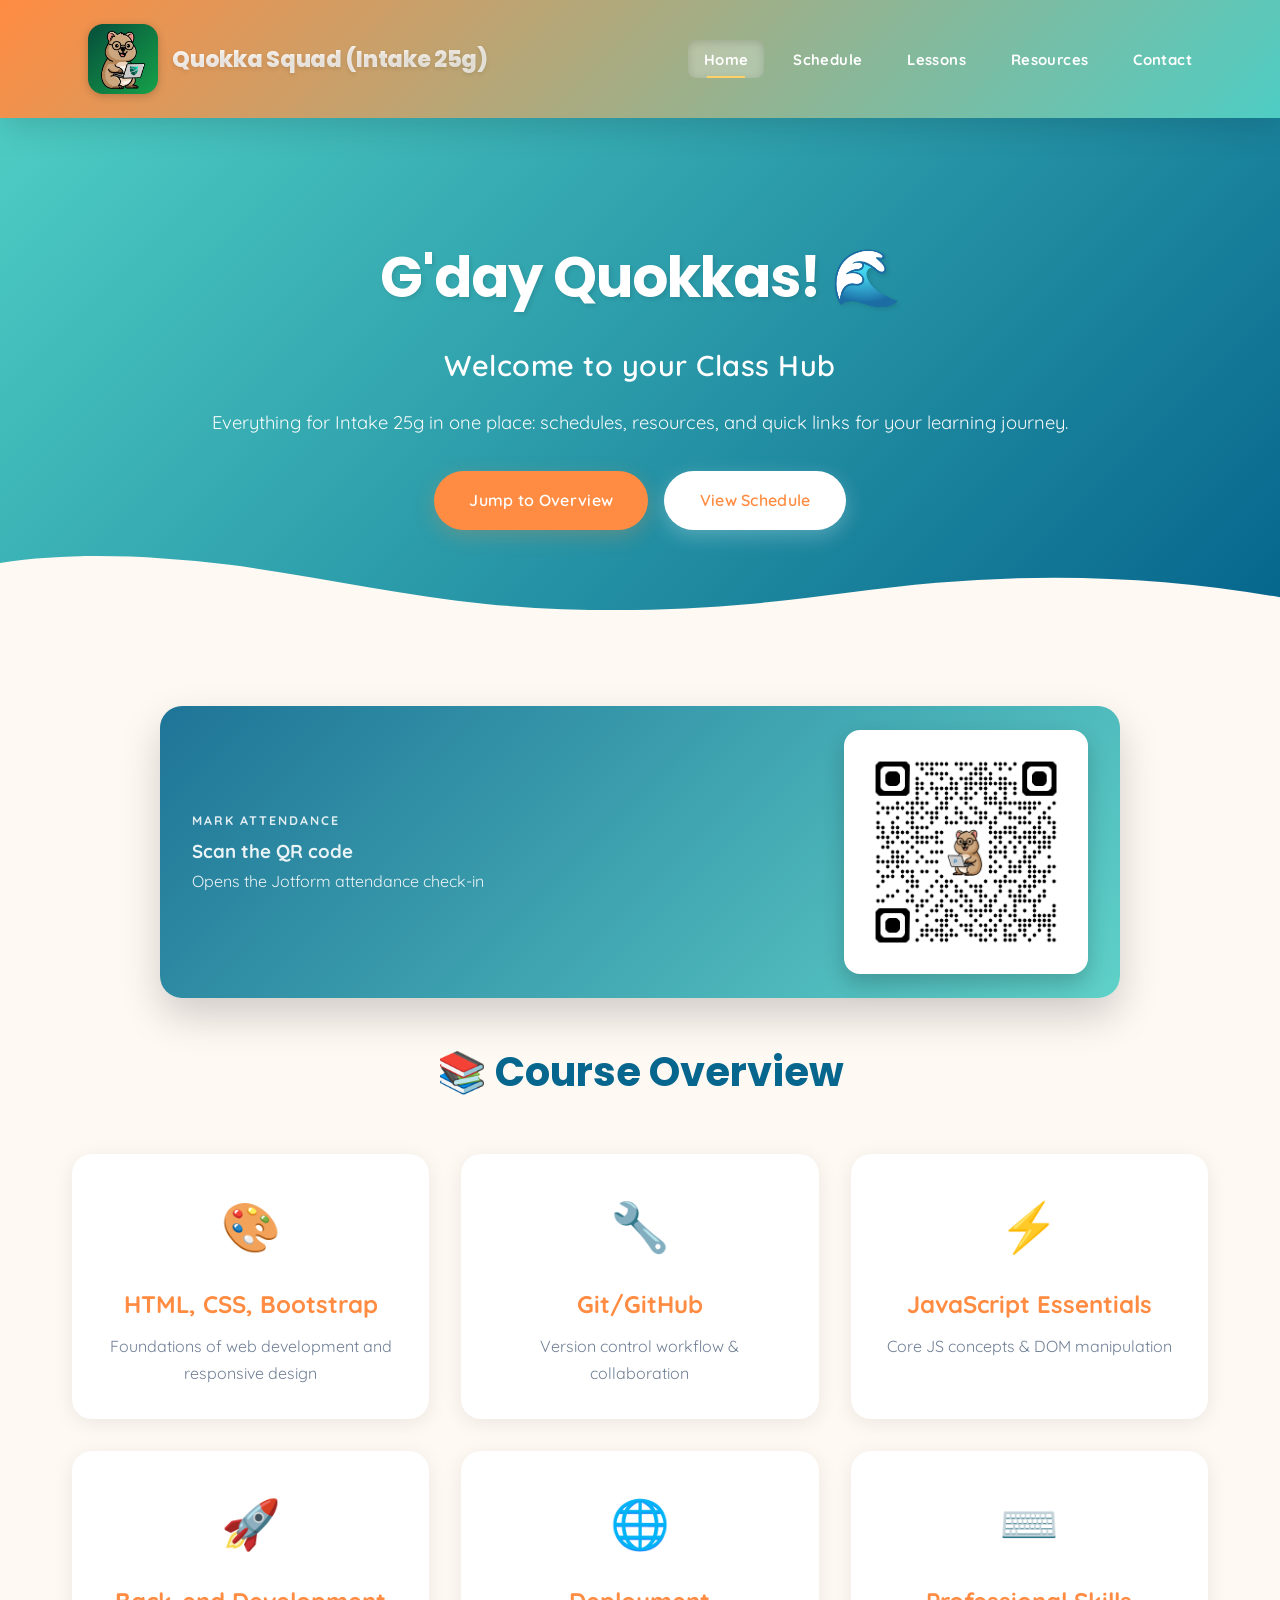
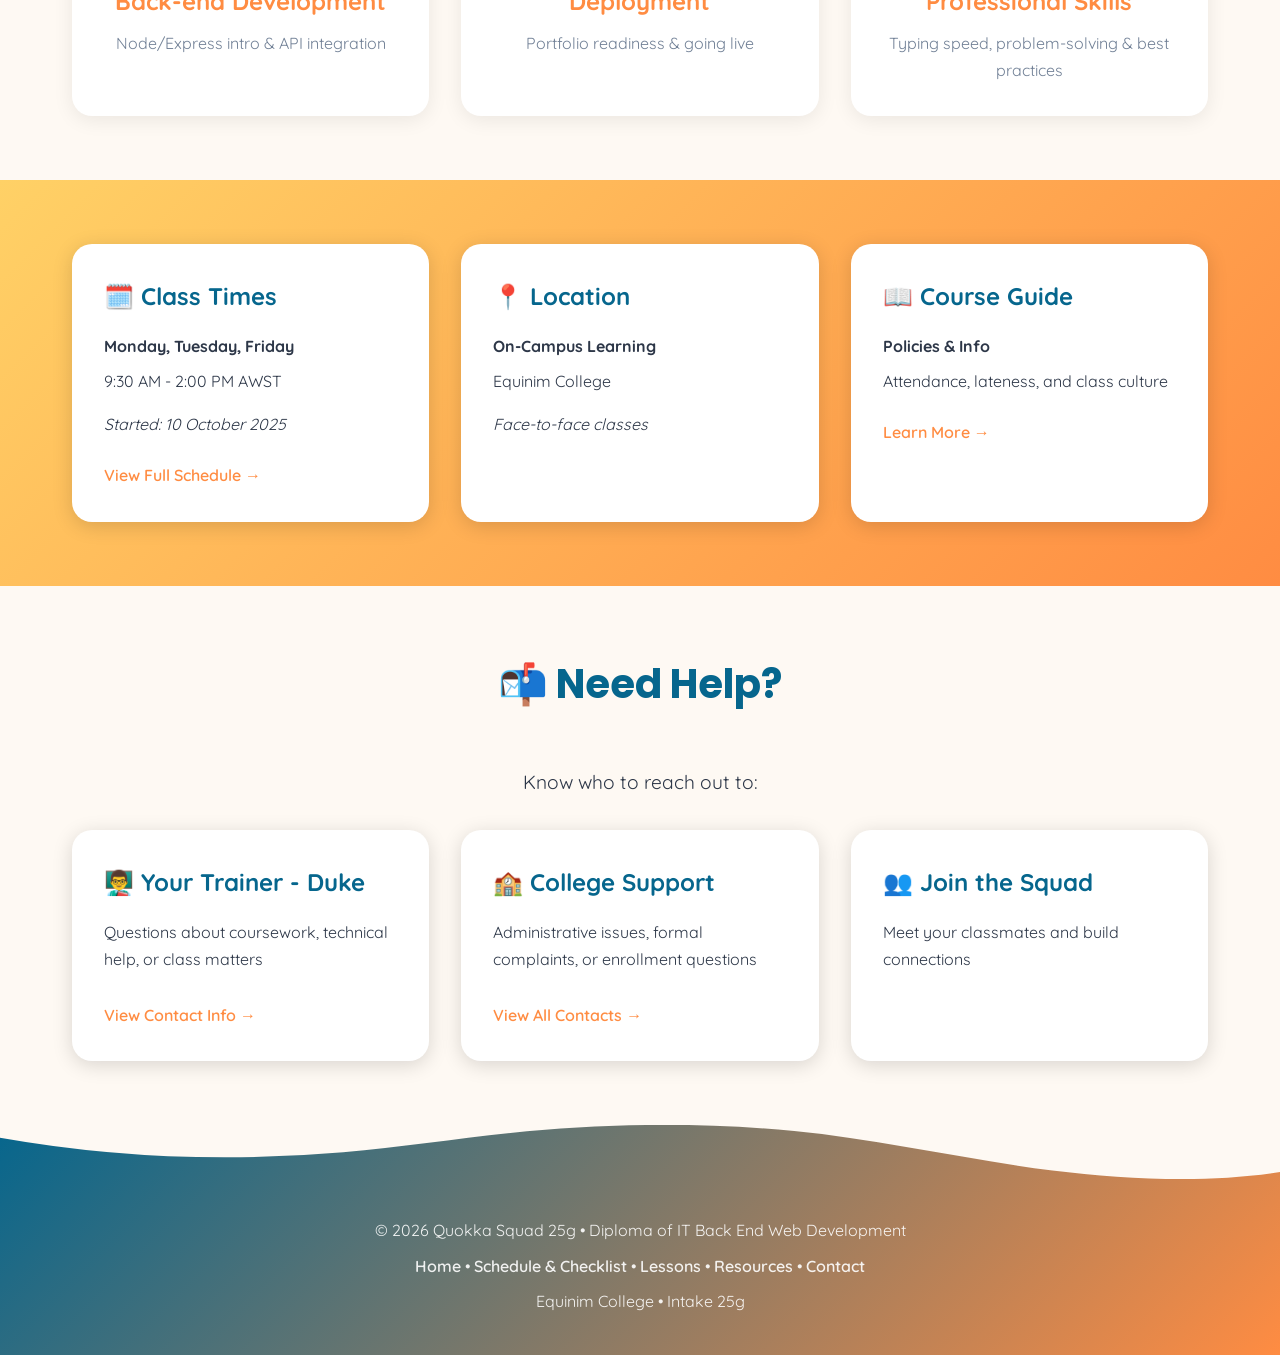
<file: index.html>
<!doctype html>
<html lang="en">

<head>
	<meta charset="UTF-8" />
	<meta name="viewport" content="width=device-width, initial-scale=1.0" />
	<title>Quokka Squad 25g | Equinim College</title>
	<link rel="icon" href="favicon.svg" type="image/svg+xml">
	<link rel="icon" href="favicon-32.png" sizes="32x32" type="image/png">
	<link rel="apple-touch-icon" href="apple-touch-icon.png">
	<link rel="stylesheet" href="main.css" />
	<link rel="preconnect" href="https://fonts.googleapis.com" />
	<link rel="preconnect" href="https://fonts.gstatic.com" crossorigin />
	<link
		href="https://fonts.googleapis.com/css2?family=Poppins:wght@300;400;600;700&family=Quicksand:wght@400;500;600;700&display=swap"
		rel="stylesheet" />
</head>

<body>
	<nav class="navbar">
		<div class="nav-container">
			<a href="index.html" class="nav-brand">
				<img class="quokka-emoji" src="images/quokka-icon.png" alt="Quokka Icon" height="70" width="auto" />
				<span class="brand-text">Quokka Squad (Intake 25g)</span>
			</a>
			<ul class="nav-links">
				<li><a href="index.html#overview" class="active">Home</a></li>
				<li><a href="schedule.html">Schedule</a></li>
				<li><a href="lessons.html">Lessons</a></li>
				<li><a href="resources.html">Resources</a></li>
				<li><a href="contact.html">Contact</a></li>
			</ul>
		</div>
	</nav>

	<header class="hero">
		<div class="hero-content">
			<h1>G'day Quokkas! 🌊</h1>
			<p class="hero-subtitle">Welcome to your Class Hub</p>
			<p class="hero-description">
				Everything for Intake 25g in one place: schedules, resources, and quick
				links for your learning journey.
			</p>

			<div class="hero-buttons">
				<a href="#overview" class="btn btn-primary">Jump to Overview</a>
				<a href="schedule.html" class="btn btn-secondary">View Schedule</a>
			</div>
		</div>
		<div class="hero-wave">
			<svg viewBox="0 0 1200 120" preserveAspectRatio="none">
				<path
					d="M321.39,56.44c58-10.79,114.16-30.13,172-41.86,82.39-16.72,168.19-17.73,250.45-.39C823.78,31,906.67,72,985.66,92.83c70.05,18.48,146.53,26.09,214.34,3V0H0V27.35A600.21,600.21,0,0,0,321.39,56.44Z">
				</path>
			</svg>
		</div>
	</header>

	<main>
		<section class="overview-section">
			<div class="container">
				<div class="attendance-card" aria-label="Mark attendance">
					<div class="attendance-text">
						<p class="attendance-kicker">Mark attendance</p>
						<h3 class="attendance-note">Scan the QR code</h3>
						<p class="attendance-note">Opens the Jotform attendance check-in</p>
					</div>
					<a class="attendance-qr" href="https://form.jotform.com/252237957549875" target="_blank"
						rel="noopener noreferrer">
						<img src="images/attendance-qrcode.png" alt="Attendance QR code" width="220" height="220" />
					</a>
				</div>
				<h2>📚 Course Overview</h2>
				<div class="course-grid">
					<div class="course-card">
						<div class="card-icon">🎨</div>
						<h3>HTML, CSS, Bootstrap</h3>
						<p>Foundations of web development and responsive design</p>
					</div>
					<div class="course-card">
						<div class="card-icon">🔧</div>
						<h3>Git/GitHub</h3>
						<p>Version control workflow & collaboration</p>
					</div>
					<div class="course-card">
						<div class="card-icon">⚡</div>
						<h3>JavaScript Essentials</h3>
						<p>Core JS concepts & DOM manipulation</p>
					</div>
					<div class="course-card">
						<div class="card-icon">🚀</div>
						<h3>Back-end Development</h3>
						<p>Node/Express intro & API integration</p>
					</div>
					<div class="course-card">
						<div class="card-icon">🌐</div>
						<h3>Deployment</h3>
						<p>Portfolio readiness & going live</p>
					</div>
					<div class="course-card">
						<div class="card-icon">⌨️</div>
						<h3>Professional Skills</h3>
						<p>Typing speed, problem-solving & best practices</p>
					</div>
				</div>
			</div>
		</section>

		<section class="info-section" id="overview">
			<div class="container">
				<div class="info-grid">
					<div class="info-card">
						<h3>🗓️ Class Times</h3>
						<p><strong>Monday, Tuesday, Friday</strong></p>
						<p>9:30 AM - 2:00 PM AWST</p>
						<p class="info-note">Started: 10 October 2025</p>
						<a href="schedule.html" class="btn-link">View Full Schedule →</a>
					</div>
					<div class="info-card">
						<h3>📍 Location</h3>
						<p><strong>On-Campus Learning</strong></p>
						<p>Equinim College</p>
						<p class="info-note">Face-to-face classes</p>
					</div>
					<div class="info-card">
						<h3>📖 Course Guide</h3>
						<p><strong>Policies & Info</strong></p>
						<p>Attendance, lateness, and class culture</p>
						<a href="schedule.html" class="btn-link">Learn More →</a>
					</div>
				</div>
			</div>
		</section>

		<section class="contact-section" id="contact">
			<div class="container">
				<h2>📬 Need Help?</h2>
				<p class="contact-intro">Know who to reach out to:</p>
				<div class="contact-grid">
					<div class="contact-card">
						<h3>👨‍🏫 Your Trainer - Duke</h3>
						<p>Questions about coursework, technical help, or class matters</p>
						<a href="contact.html" class="btn-link">View Contact Info →</a>
					</div>
					<div class="contact-card">
						<h3>🏫 College Support</h3>
						<p>Administrative issues, formal complaints, or enrollment questions</p>
						<a href="contact.html" class="btn-link">View All Contacts →</a>
					</div>
					<div class="contact-card">
						<h3>👥 Join the Squad</h3>
						<p>Meet your classmates and build connections</p>
					</div>
				</div>
			</div>
		</section>
	</main>

	<footer class="footer">
		<div class="footer-wave">
			<svg viewBox="0 0 1200 120" preserveAspectRatio="none">
				<path
					d="M321.39,56.44c58-10.79,114.16-30.13,172-41.86,82.39-16.72,168.19-17.73,250.45-.39C823.78,31,906.67,72,985.66,92.83c70.05,18.48,146.53,26.09,214.34,3V0H0V27.35A600.21,600.21,0,0,0,321.39,56.44Z">
				</path>
			</svg>
		</div>
		<div class="footer-content">
			<p>© 2026 Quokka Squad 25g • Diploma of IT Back End Web Development</p>
			<p>
				<a href="index.html" style="color: inherit; text-decoration: none; font-weight: 600">Home</a>
				•
				<a href="schedule.html" style="color: inherit; text-decoration: none; font-weight: 600">Schedule &amp;
					Checklist</a>
				•
				<a href="lessons.html" style="color: inherit; text-decoration: none; font-weight: 600">Lessons</a>
				•
				<a href="resources.html" style="color: inherit; text-decoration: none; font-weight: 600">Resources</a>
				•
				<a href="contact.html" style="color: inherit; text-decoration: none; font-weight: 600">Contact</a>
			</p>
			<p>Equinim College • Intake 25g</p>
		</div>
	</footer>
</body>

</html>
</file>
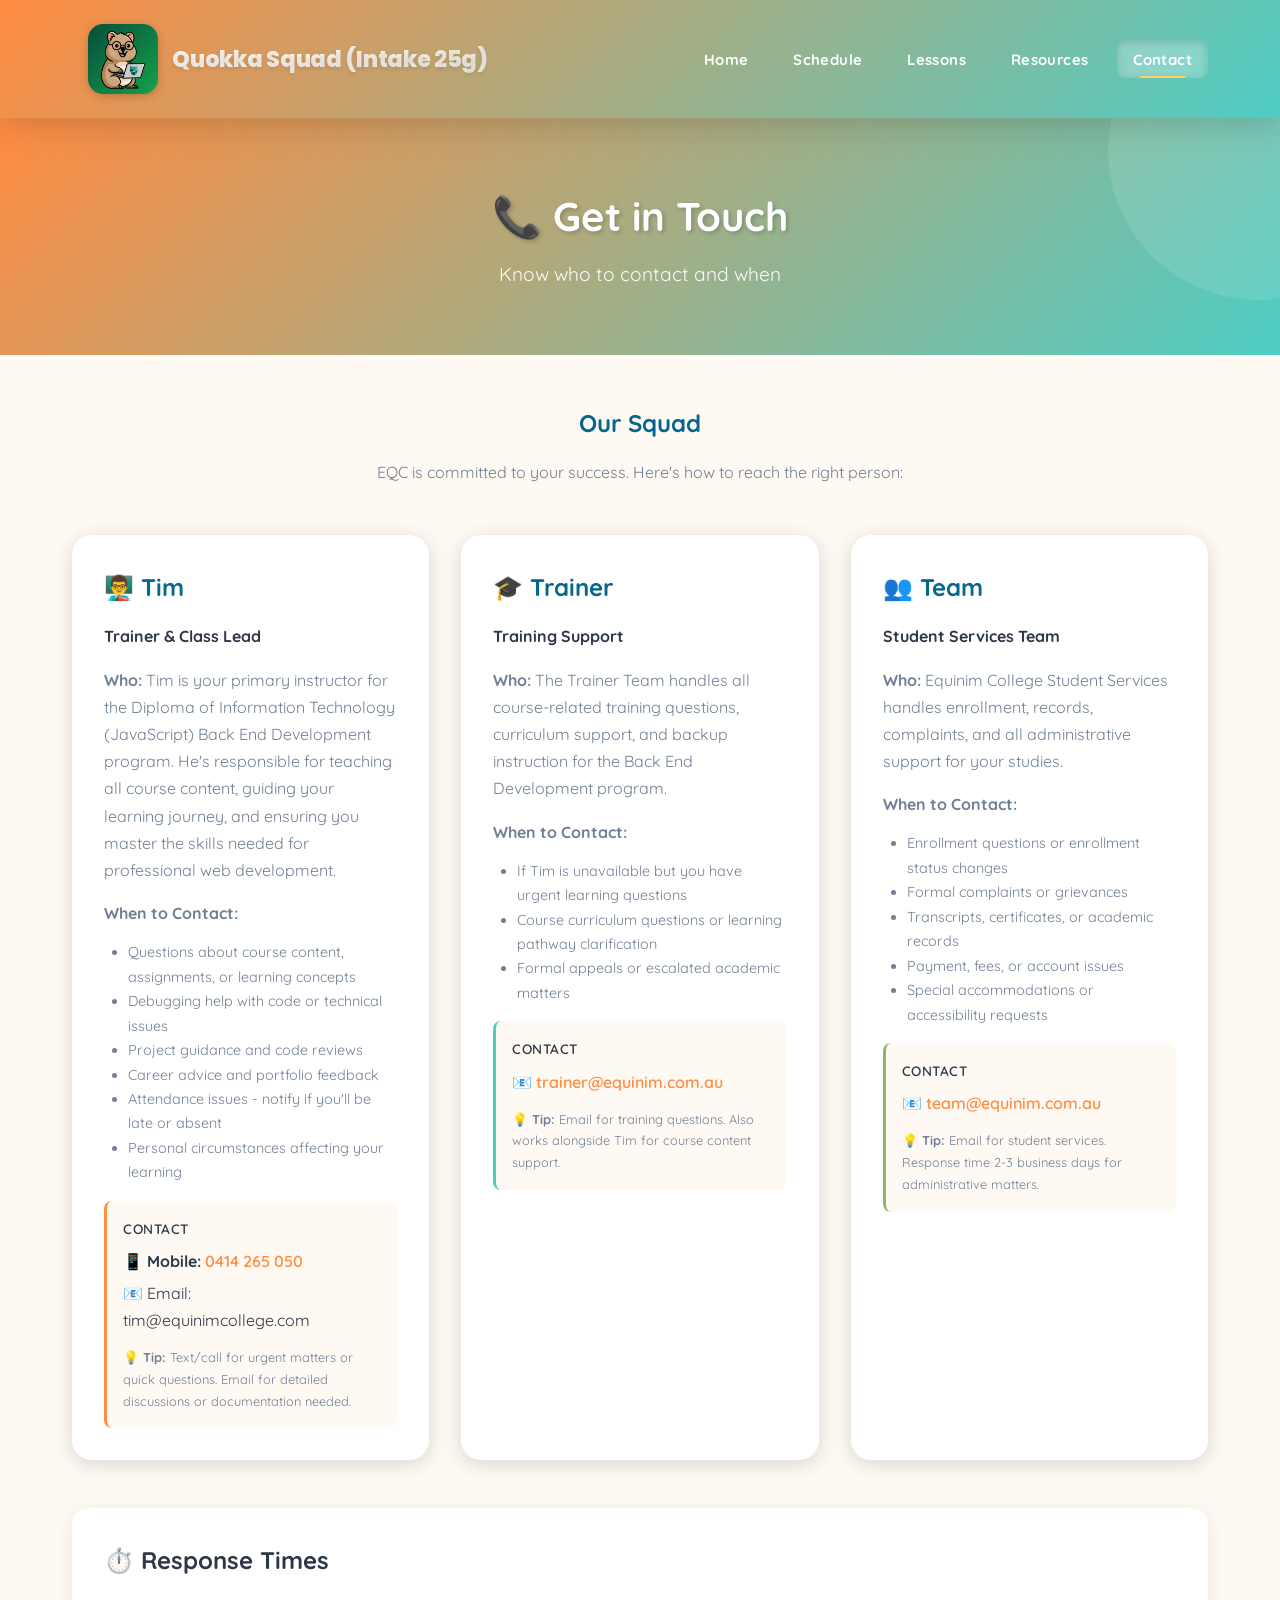
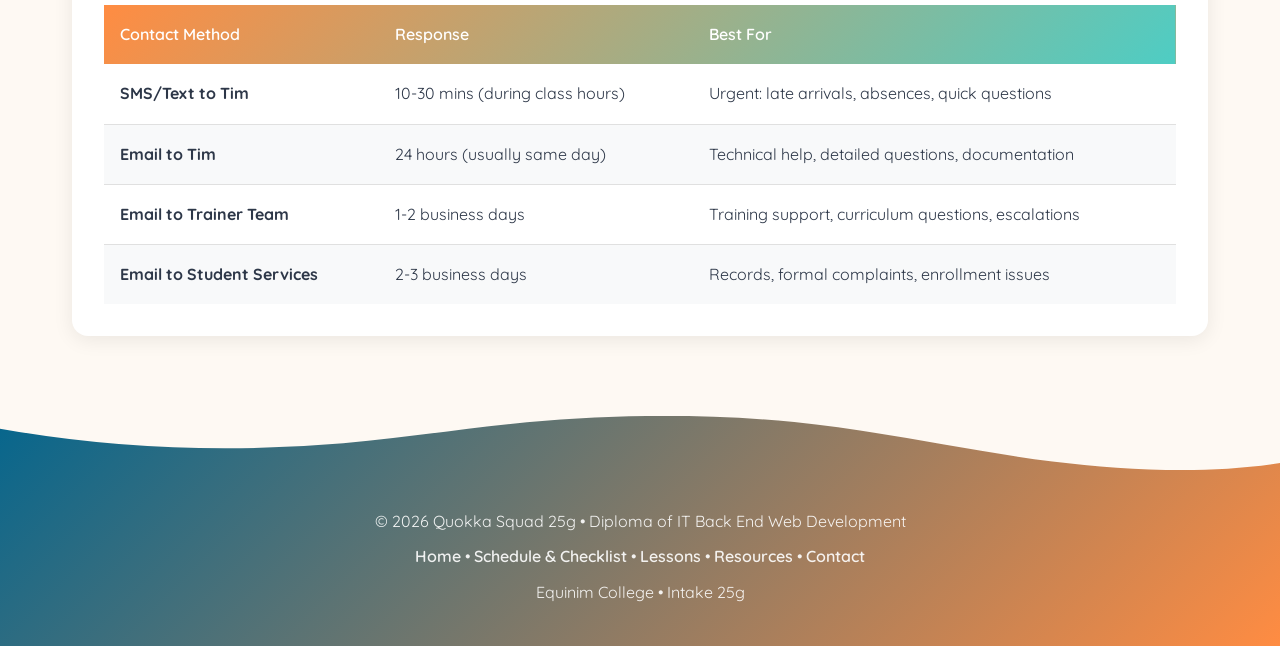
<file: contact.html>
<!doctype html>
<html lang="en">
	<head>
		<meta charset="UTF-8" />
		<meta name="viewport" content="width=device-width, initial-scale=1.0" />
		<title>Contact | Quokka Squad 25g</title>
		<link rel="stylesheet" href="main.css" />
		<link rel="preconnect" href="https://fonts.googleapis.com" />
		<link rel="preconnect" href="https://fonts.gstatic.com" crossorigin />
		<link
			href="https://fonts.googleapis.com/css2?family=Poppins:wght@300;400;600;700&family=Quicksand:wght@400;500;600;700&display=swap"
			rel="stylesheet"
		/>
	</head>

	<body>
		<nav class="navbar">
			<div class="nav-container">
				<a href="index.html" class="nav-brand">
					<img
						class="quokka-emoji"
						src="images/quokka-icon.png"
						alt="Quokka Icon"
						height="70"
						width="auto"
					/>
					<span class="brand-text">Quokka Squad (Intake 25g)</span>
				</a>
				<ul class="nav-links">
					<li><a href="index.html">Home</a></li>
					<li><a href="schedule.html">Schedule</a></li>
					<li><a href="lessons.html">Lessons</a></li>
					<li><a href="resources.html">Resources</a></li>
					<li><a href="contact.html" class="active">Contact</a></li>
				</ul>
			</div>
		</nav>

		<header class="page-header">
			<div class="container">
				<h1>📞 Get in Touch</h1>
				<p>Know who to contact and when</p>
			</div>
		</header>

		<main style="padding: 3rem 0">
			<div class="container">
				<div style="text-align: center; margin-bottom: 3rem">
					<h2 style="color: var(--dark-accent); margin-bottom: 1rem">Our Squad</h2>
					<p style="color: var(--text-light); max-width: 600px; margin: 0 auto">
						EQC is committed to your success. Here's how to reach the right person:
					</p>
				</div>

				<div class="contact-grid" style="margin-bottom: 3rem">
					<div class="contact-card">
						<h3>👨‍🏫 Tim</h3>
						<p><strong>Trainer & Class Lead</strong></p>
						<p style="color: var(--text-light); margin: 1rem 0">
							<strong>Who:</strong> Tim is your primary instructor for the Diploma of
							Information Technology (JavaScript) Back End Development program. He's
							responsible for teaching all course content, guiding your learning
							journey, and ensuring you master the skills needed for professional web
							development.
						</p>
						<p style="color: var(--text-light); margin: 0.8rem 0">
							<strong>When to Contact:</strong>
						</p>
						<ul
							style="
								margin: 0.5rem 0 1rem 1.5rem;
								color: var(--text-light);
								font-size: 0.9rem;
							"
						>
							<li>
								Questions about course content, assignments, or learning concepts
							</li>
							<li>Debugging help with code or technical issues</li>
							<li>Project guidance and code reviews</li>
							<li>Career advice and portfolio feedback</li>
							<li>Attendance issues - notify if you'll be late or absent</li>
							<li>Personal circumstances affecting your learning</li>
						</ul>
						<div
							style="
								background: var(--background);
								padding: 1rem;
								border-radius: 8px;
								border-left: 3px solid var(--primary-color);
								margin-top: 1rem;
							"
						>
							<p
								style="
									font-size: 0.85rem;
									text-transform: uppercase;
									letter-spacing: 0.5px;
									font-weight: 600;
									margin-bottom: 0.5rem;
								"
							>
								Contact
							</p>
							<p style="margin: 0.3rem 0; color: var(--text-dark)">
								<strong>📱 Mobile:</strong>
								<a
									href="tel:0414265050"
									style="
										color: var(--primary-color);
										text-decoration: none;
										font-weight: 600;
									"
									>0414 265 050</a
								>
							</p>
							<p style="margin: 0.3rem 0; color: var(--text-dark)">
								📧 Email: tim@equinimcollege.com
							</p>
							<p
								style="
									margin: 0.8rem 0 0 0;
									font-size: 0.8rem;
									color: var(--text-light);
								"
							>
								💡 <strong>Tip:</strong> Text/call for urgent matters or quick
								questions. Email for detailed discussions or documentation needed.
							</p>
						</div>
					</div>

					<div class="contact-card">
						<h3>🎓 Trainer</h3>
						<p><strong>Training Support</strong></p>
						<p style="color: var(--text-light); margin: 1rem 0">
							<strong>Who:</strong> The Trainer Team handles all course-related
							training questions, curriculum support, and backup instruction for the
							Back End Development program.
						</p>
						<p style="color: var(--text-light); margin: 0.8rem 0">
							<strong>When to Contact:</strong>
						</p>
						<ul
							style="
								margin: 0.5rem 0 1rem 1.5rem;
								color: var(--text-light);
								font-size: 0.9rem;
							"
						>
							<li>If Tim is unavailable but you have urgent learning questions</li>
							<li>Course curriculum questions or learning pathway clarification</li>
							<li>Formal appeals or escalated academic matters</li>
						</ul>
						<div
							style="
								background: var(--background);
								padding: 1rem;
								border-radius: 8px;
								border-left: 3px solid var(--secondary-color);
								margin-top: 1rem;
							"
						>
							<p
								style="
									font-size: 0.85rem;
									text-transform: uppercase;
									letter-spacing: 0.5px;
									font-weight: 600;
									margin-bottom: 0.5rem;
								"
							>
								Contact
							</p>
							<p style="margin: 0.3rem 0; color: var(--text-dark)">
								📧
								<a
									href="mailto:trainer@equinim.com.au"
									style="
										color: var(--primary-color);
										text-decoration: none;
										font-weight: 600;
									"
									>trainer@equinim.com.au</a
								>
							</p>
							<p
								style="
									margin: 0.8rem 0 0 0;
									font-size: 0.8rem;
									color: var(--text-light);
								"
							>
								💡 <strong>Tip:</strong> Email for training questions. Also works
								alongside Tim for course content support.
							</p>
						</div>
					</div>

					<div class="contact-card">
						<h3>👥 Team</h3>
						<p><strong>Student Services Team</strong></p>
						<p style="color: var(--text-light); margin: 1rem 0">
							<strong>Who:</strong> Equinim College Student Services handles
							enrollment, records, complaints, and all administrative support for your
							studies.
						</p>
						<p style="color: var(--text-light); margin: 0.8rem 0">
							<strong>When to Contact:</strong>
						</p>
						<ul
							style="
								margin: 0.5rem 0 1rem 1.5rem;
								color: var(--text-light);
								font-size: 0.9rem;
							"
						>
							<li>Enrollment questions or enrollment status changes</li>
							<li>Formal complaints or grievances</li>
							<li>Transcripts, certificates, or academic records</li>
							<li>Payment, fees, or account issues</li>
							<li>Special accommodations or accessibility requests</li>
						</ul>
						<div
							style="
								background: var(--background);
								padding: 1rem;
								border-radius: 8px;
								border-left: 3px solid var(--earth-tone);
								margin-top: 1rem;
							"
						>
							<p
								style="
									font-size: 0.85rem;
									text-transform: uppercase;
									letter-spacing: 0.5px;
									font-weight: 600;
									margin-bottom: 0.5rem;
								"
							>
								Contact
							</p>
							<p style="margin: 0.3rem 0; color: var(--text-dark)">
								📧
								<a
									href="mailto:team@equinim.com.au"
									style="
										color: var(--primary-color);
										text-decoration: none;
										font-weight: 600;
									"
									>team@equinim.com.au</a
								>
							</p>
							<p
								style="
									margin: 0.8rem 0 0 0;
									font-size: 0.8rem;
									color: var(--text-light);
								"
							>
								💡 <strong>Tip:</strong> Email for student services. Response time 2-3
								business days for administrative matters.
							</p>
						</div>
					</div>
				</div>

				<div class="card" style="margin-top: 2rem">
					<h2 style="text-align: left; margin-bottom: 1.5rem">⏱️ Response Times</h2>
					<table style="width: 100%; border-collapse: collapse">
						<thead>
							<tr
								style="
									background: linear-gradient(
										135deg,
										var(--primary-color),
										var(--secondary-color)
									);
									color: white;
								"
							>
								<th style="padding: 1rem; text-align: left; font-weight: 600">
									Contact Method
								</th>
								<th style="padding: 1rem; text-align: left; font-weight: 600">
									Response
								</th>
								<th style="padding: 1rem; text-align: left; font-weight: 600">
									Best For
								</th>
							</tr>
						</thead>
						<tbody>
							<tr style="border-bottom: 1px solid #e0e0e0">
								<td style="padding: 1rem"><strong>SMS/Text to Tim</strong></td>
								<td style="padding: 1rem">10-30 mins (during class hours)</td>
								<td style="padding: 1rem">
									Urgent: late arrivals, absences, quick questions
								</td>
							</tr>
							<tr style="border-bottom: 1px solid #e0e0e0; background: #f8f9fa">
								<td style="padding: 1rem"><strong>Email to Tim</strong></td>
								<td style="padding: 1rem">24 hours (usually same day)</td>
								<td style="padding: 1rem">
									Technical help, detailed questions, documentation
								</td>
							</tr>
							<tr style="border-bottom: 1px solid #e0e0e0">
								<td style="padding: 1rem"><strong>Email to Trainer Team</strong></td>
								<td style="padding: 1rem">1-2 business days</td>
								<td style="padding: 1rem">
									Training support, curriculum questions, escalations
								</td>
							</tr>
							<tr style="background: #f8f9fa">
								<td style="padding: 1rem">
									<strong>Email to Student Services</strong>
								</td>
								<td style="padding: 1rem">2-3 business days</td>
								<td style="padding: 1rem">
									Records, formal complaints, enrollment issues
								</td>
							</tr>
						</tbody>
					</table>
				</div>
			</div>
		</main>

		<footer class="footer">
			<div class="footer-wave">
				<svg viewBox="0 0 1200 120" preserveAspectRatio="none">
					<path
						d="M321.39,56.44c58-10.79,114.16-30.13,172-41.86,82.39-16.72,168.19-17.73,250.45-.39C823.78,31,906.67,72,985.66,92.83c70.05,18.48,146.53,26.09,214.34,3V0H0V27.35A600.21,600.21,0,0,0,321.39,56.44Z"
					></path>
				</svg>
			</div>
			<div class="footer-content">
				<p>© 2026 Quokka Squad 25g • Diploma of IT Back End Web Development</p>
				<p>
					<a
						href="index.html"
						style="color: inherit; text-decoration: none; font-weight: 600"
						>Home</a
					>
					•
					<a
						href="schedule.html"
						style="color: inherit; text-decoration: none; font-weight: 600"
						>Schedule &amp; Checklist</a
					>
					•
					<a
						href="lessons.html"
						style="color: inherit; text-decoration: none; font-weight: 600"
						>Lessons</a
					>
					•
					<a
						href="resources.html"
						style="color: inherit; text-decoration: none; font-weight: 600"
						>Resources</a
					>
					•
					<a
						href="contact.html"
						style="color: inherit; text-decoration: none; font-weight: 600"
						>Contact</a
					>
				</p>
				<p>Equinim College • Intake 25g</p>
			</div>
		</footer>
	</body>
</html>
</file>
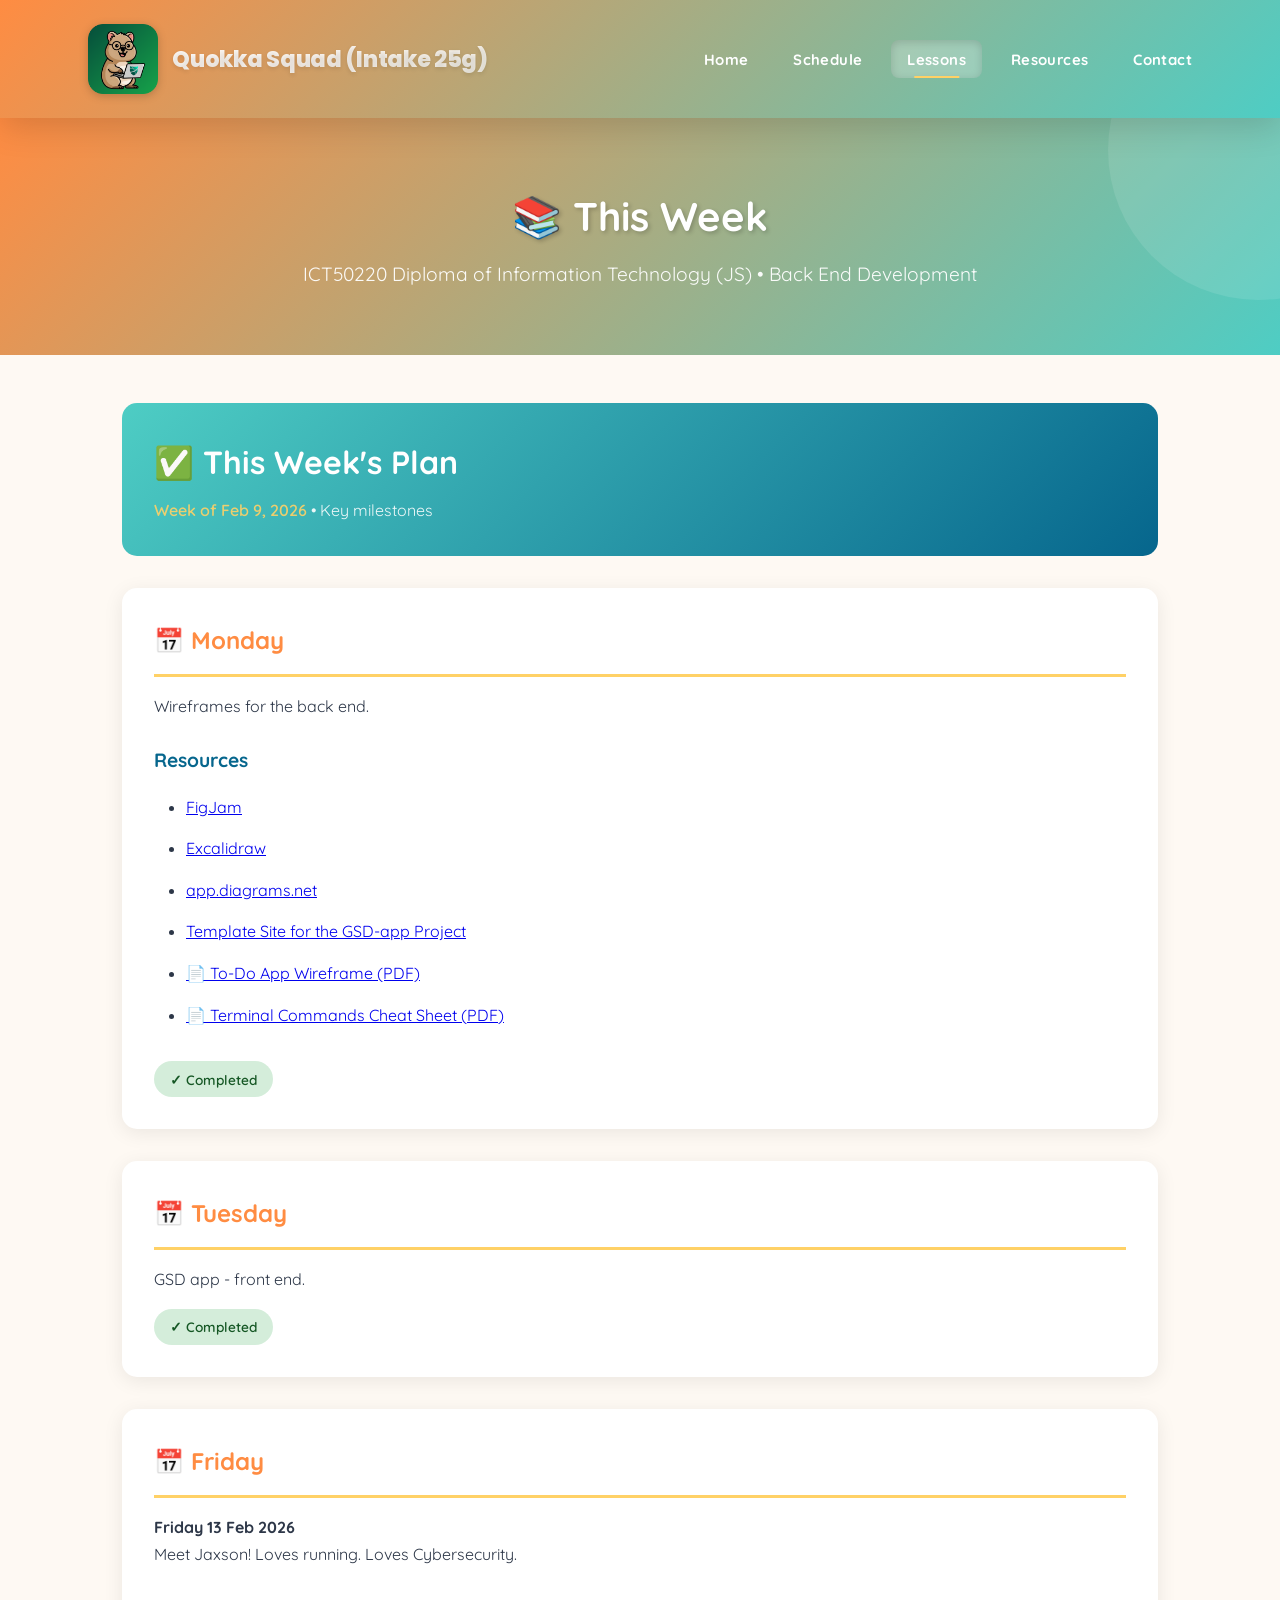
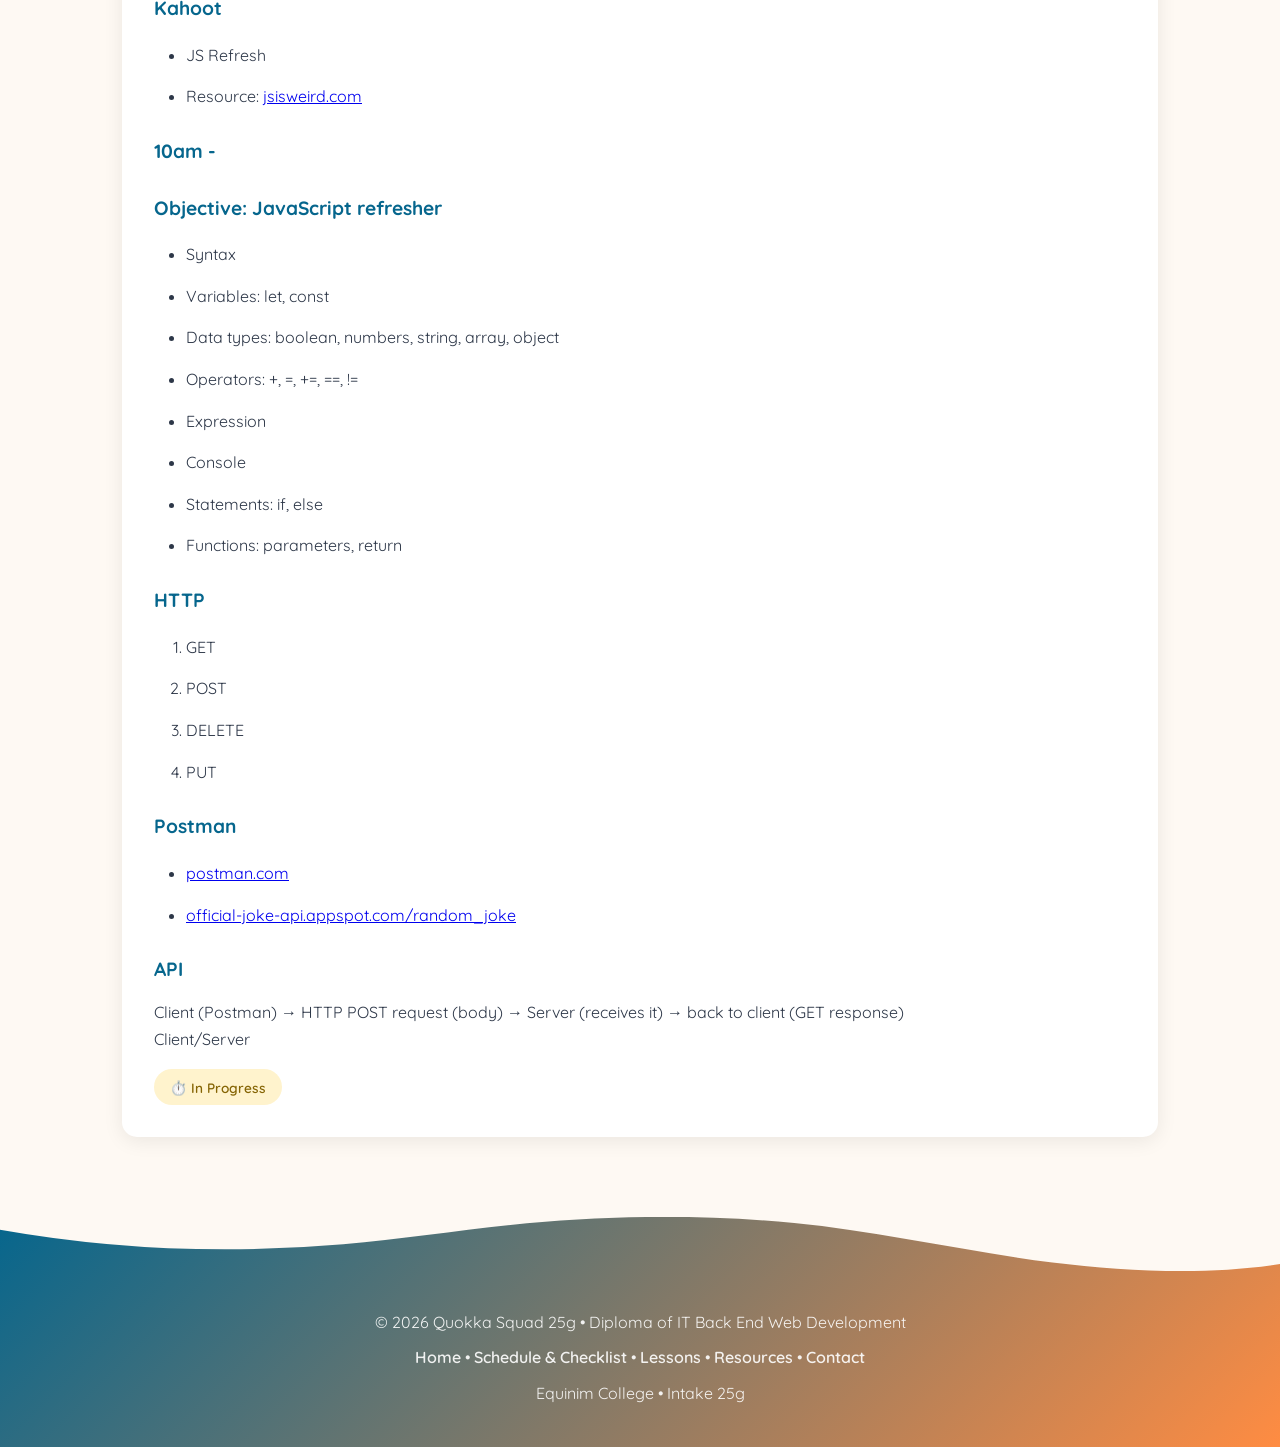
<file: lessons.html>
<!doctype html>
<html lang="en">
	<head>
		<meta charset="UTF-8" />
		<meta name="viewport" content="width=device-width, initial-scale=1.0" />
		<title>Lessons | Quokka Squad 25g</title>
		<link rel="stylesheet" href="main.css" />
		<link rel="preconnect" href="https://fonts.googleapis.com" />
		<link rel="preconnect" href="https://fonts.gstatic.com" crossorigin />
		<link
			href="https://fonts.googleapis.com/css2?family=Poppins:wght@300;400;600;700&family=Quicksand:wght@400;500;600;700&display=swap"
			rel="stylesheet"
		/>
		<style>
			.lesson-container {
				max-width: 1100px;
				margin: 0 auto;
				padding: 0 2rem;
			}

			.lesson-nav {
				display: flex;
				gap: 1rem;
				margin-bottom: 2rem;
				flex-wrap: wrap;
				border-bottom: 2px solid var(--primary-color);
				padding-bottom: 1rem;
			}

			.lesson-tab {
				padding: 0.8rem 1.5rem;
				background: var(--background);
				border: 2px solid var(--text-light);
				border-radius: 10px;
				cursor: pointer;
				font-weight: 600;
				color: var(--text-dark);
				transition: all 0.3s ease;
				text-decoration: none;
				display: inline-block;
			}

			.lesson-tab:hover {
				background: var(--primary-color);
				color: var(--white);
				border-color: var(--primary-color);
				transform: translateY(-2px);
			}

			.lesson-tab.active {
				background: var(--primary-color);
				color: var(--white);
				border-color: var(--primary-color);
				box-shadow: 0 4px 12px rgba(255, 140, 66, 0.3);
			}

			.lesson-content {
				display: none;
				animation: fadeIn 0.3s ease;
			}

			.lesson-content.active {
				display: block;
			}

			@keyframes fadeIn {
				from {
					opacity: 0;
					transform: translateY(10px);
				}

				to {
					opacity: 1;
					transform: translateY(0);
				}
			}

			.lesson-header {
				background: linear-gradient(
					135deg,
					var(--secondary-color),
					var(--dark-accent)
				);
				color: var(--white);
				padding: 2rem;
				border-radius: 15px;
				margin-bottom: 2rem;
			}

			.lesson-header h2 {
				margin: 0;
				font-size: 2rem;
			}

			.lesson-header p {
				margin: 0.5rem 0 0 0;
				opacity: 0.9;
			}

			.lesson-date {
				color: var(--accent-color);
				font-weight: 600;
			}

			.lesson-section {
				background: var(--white);
				padding: 2rem;
				border-radius: 15px;
				margin-bottom: 2rem;
				box-shadow: 0 4px 20px var(--shadow);
			}

			.lesson-section h3 {
				color: var(--primary-color);
				font-size: 1.5rem;
				margin-bottom: 1rem;
				border-bottom: 3px solid var(--accent-color);
				padding-bottom: 0.8rem;
			}

			.lesson-section h4 {
				color: var(--dark-accent);
				font-size: 1.2rem;
				margin-top: 1.5rem;
				margin-bottom: 0.8rem;
			}

			.lesson-section ul,
			.lesson-section ol {
				margin: 1rem 0 1rem 2rem;
				line-height: 1.8;
			}

			.lesson-section li {
				margin-bottom: 0.8rem;
				color: var(--text-dark);
			}

			.code-block {
				background: #2d3748;
				color: #e2e8f0;
				padding: 1.5rem;
				border-radius: 10px;
				overflow-x: auto;
				margin: 1rem 0;
				font-family: "Courier New", monospace;
				font-size: 0.95rem;
				line-height: 1.5;
				border-left: 4px solid var(--primary-color);
			}

			.highlight {
				background: #fff3cd;
				padding: 0.2rem 0.4rem;
				border-radius: 4px;
				font-weight: 600;
			}

			.info-box {
				background: linear-gradient(
					135deg,
					rgba(78, 205, 196, 0.1),
					rgba(255, 209, 102, 0.1)
				);
				border-left: 4px solid var(--secondary-color);
				padding: 1.5rem;
				border-radius: 8px;
				margin: 1.5rem 0;
			}

			.info-box strong {
				color: var(--dark-accent);
			}

			.question-block {
				background: #f0f4ff;
				border-left: 4px solid var(--dark-accent);
				padding: 1.5rem;
				border-radius: 8px;
				margin: 1.5rem 0;
			}

			.question-block h5 {
				color: var(--dark-accent);
				margin-top: 0;
			}

			.step-indicator {
				display: inline-block;
				background: var(--primary-color);
				color: var(--white);
				padding: 0.3rem 0.8rem;
				border-radius: 20px;
				font-size: 0.85rem;
				font-weight: 700;
				margin-right: 0.5rem;
			}

			.status-badge {
				display: inline-block;
				padding: 0.4rem 1rem;
				border-radius: 20px;
				font-size: 0.85rem;
				font-weight: 600;
				margin-top: 1rem;
			}

			.status-in-progress {
				background: #fff3cd;
				color: #856404;
			}

			.status-upcoming {
				background: #d1ecf1;
				color: #0c5460;
			}

			.status-completed {
				background: #d4edda;
				color: #155724;
			}
		</style>
	</head>

	<body>
		<nav class="navbar">
			<div class="nav-container">
				<a href="index.html" class="nav-brand">
					<img
						class="quokka-emoji"
						src="images/quokka-icon.png"
						alt="Quokka Icon"
						height="70"
						width="auto"
					/>
					<span class="brand-text">Quokka Squad (Intake 25g)</span>
				</a>
				<ul class="nav-links">
					<li><a href="index.html">Home</a></li>
					<li><a href="schedule.html">Schedule</a></li>
					<li><a href="lessons.html" class="active">Lessons</a></li>
					<li><a href="resources.html">Resources</a></li>
					<li><a href="contact.html">Contact</a></li>
				</ul>
			</div>
		</nav>

		<header class="page-header">
			<div class="container">
				<h1>📚 This Week</h1>
				<p>
					ICT50220 Diploma of Information Technology (JS) • Back End Development
				</p>
			</div>
		</header>

		<main style="padding: 3rem 0">
			<div class="lesson-container">
				<div class="lesson-header">
					<h2>✅ This Week's Plan</h2>
					<p>
						<span class="lesson-date">Week of Feb 9, 2026</span> • Key milestones
					</p>
				</div>

				<div class="lesson-section">
					<h3>📅 Monday</h3>
					<p>Wireframes for the back end.</p>
					<h4>Resources</h4>
					<ul>
						<li>
							<a href="https://www.figma.com/figjam/" target="_blank">FigJam</a>
						</li>
						<li><a href="https://excalidraw.com/" target="_blank">Excalidraw</a></li>
						<li>
							<a href="https://app.diagrams.net/" target="_blank">app.diagrams.net</a>
						</li>
						<li>
							<a href="https://to-do-app-eqc.onrender.com/" target="_blank"
								>Template Site for the GSD-app Project</a
							>
						</li>
						<li>
							<a
								href="class%20resources/ToDo%20App%20Wireframe%2025g.pdf"
								target="_blank"
								>📄 To-Do App Wireframe (PDF)</a
							>
						</li>
						<li>
							<a href="class%20resources/TERMINAL%20COMMANDS%2025g.pdf" target="_blank"
								>📄 Terminal Commands Cheat Sheet (PDF)</a
							>
						</li>
					</ul>
					<span class="status-badge status-completed">✓ Completed</span>
				</div>

				<div class="lesson-section">
					<h3>📅 Tuesday</h3>
					<p>GSD app - front end.</p>
					<span class="status-badge status-completed">✓ Completed</span>
				</div>

				<div class="lesson-section">
					<h3>📅 Friday</h3>
					<p><strong>Friday 13 Feb 2026</strong></p>
					<p>Meet Jaxson! Loves running. Loves Cybersecurity.</p>
					<h4>Kahoot</h4>
					<ul>
						<li>JS Refresh</li>
						<li>
							Resource:
							<a href="https://jsisweird.com/" target="_blank">jsisweird.com</a>
						</li>
					</ul>
					<h4>10am -</h4>
					<h4>Objective: JavaScript refresher</h4>
					<ul>
						<li>Syntax</li>
						<li>Variables: let, const</li>
						<li>Data types: boolean, numbers, string, array, object</li>
						<li>Operators: +, =, +=, ==, !=</li>
						<li>Expression</li>
						<li>Console</li>
						<li>Statements: if, else</li>
						<li>Functions: parameters, return</li>
					</ul>
					<h4>HTTP</h4>
					<ol>
						<li>GET</li>
						<li>POST</li>
						<li>DELETE</li>
						<li>PUT</li>
					</ol>
					<h4>Postman</h4>
					<ul>
						<li>
							<a href="https://www.postman.com/" target="_blank">postman.com</a>
						</li>
						<li>
							<a
								href="https://official-joke-api.appspot.com/random_joke"
								target="_blank"
								>official-joke-api.appspot.com/random_joke</a
							>
						</li>
					</ul>
					<h4>API</h4>
					<p>
						Client (Postman) → HTTP POST request (body) → Server (receives it) → back
						to client (GET response)
					</p>
					<p>Client/Server</p>
					<span class="status-badge status-in-progress">⏱️ In Progress</span>
				</div>
			</div>
		</main>

		<footer class="footer">
			<div class="footer-wave">
				<svg viewBox="0 0 1200 120" preserveAspectRatio="none">
					<path
						d="M321.39,56.44c58-10.79,114.16-30.13,172-41.86,82.39-16.72,168.19-17.73,250.45-.39C823.78,31,906.67,72,985.66,92.83c70.05,18.48,146.53,26.09,214.34,3V0H0V27.35A600.21,600.21,0,0,0,321.39,56.44Z"
					></path>
				</svg>
			</div>
			<div class="footer-content">
				<p>© 2026 Quokka Squad 25g • Diploma of IT Back End Web Development</p>
				<p>
					<a
						href="index.html"
						style="color: inherit; text-decoration: none; font-weight: 600"
						>Home</a
					>
					•
					<a
						href="schedule.html"
						style="color: inherit; text-decoration: none; font-weight: 600"
						>Schedule &amp; Checklist</a
					>
					•
					<a
						href="lessons.html"
						style="color: inherit; text-decoration: none; font-weight: 600"
						>Lessons</a
					>
					•
					<a
						href="resources.html"
						style="color: inherit; text-decoration: none; font-weight: 600"
						>Resources</a
					>
					•
					<a
						href="contact.html"
						style="color: inherit; text-decoration: none; font-weight: 600"
						>Contact</a
					>
				</p>
				<p>Equinim College • Intake 25g</p>
			</div>
		</footer>
	</body>
</html>
</file>
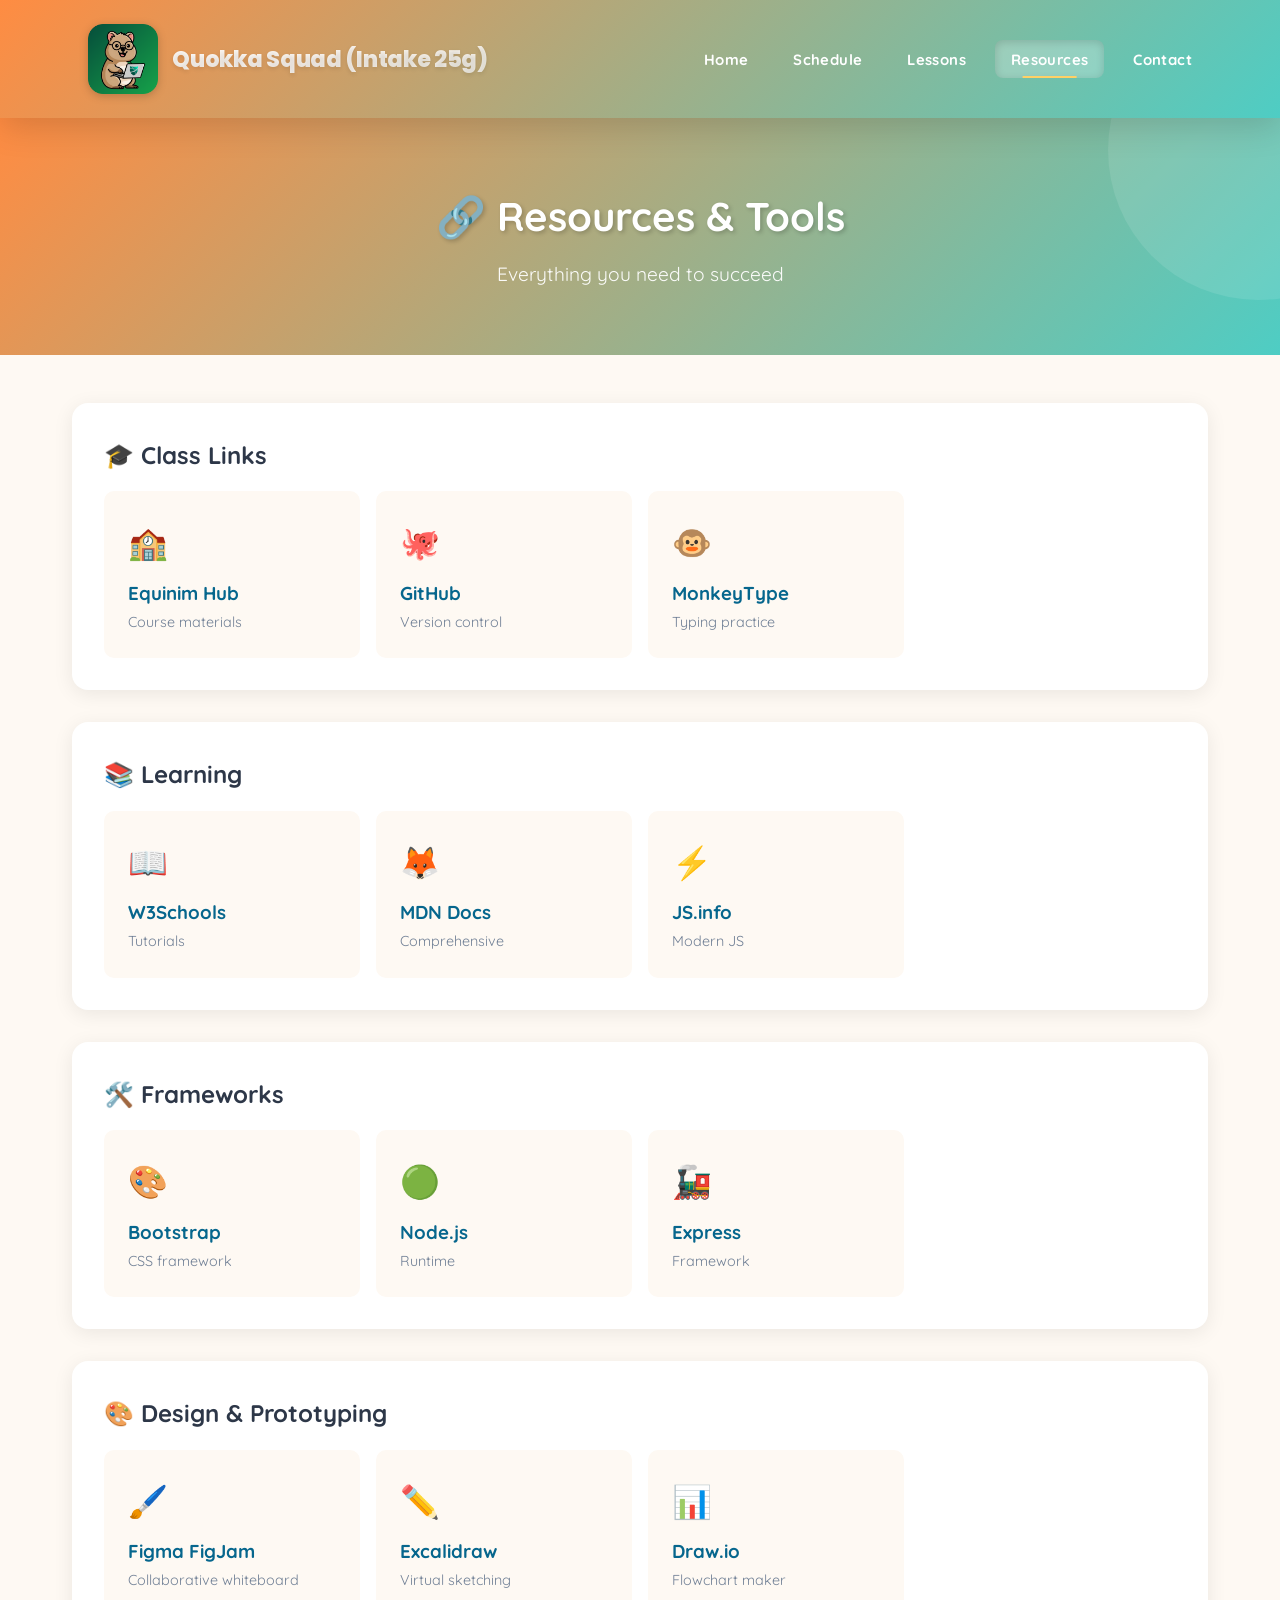
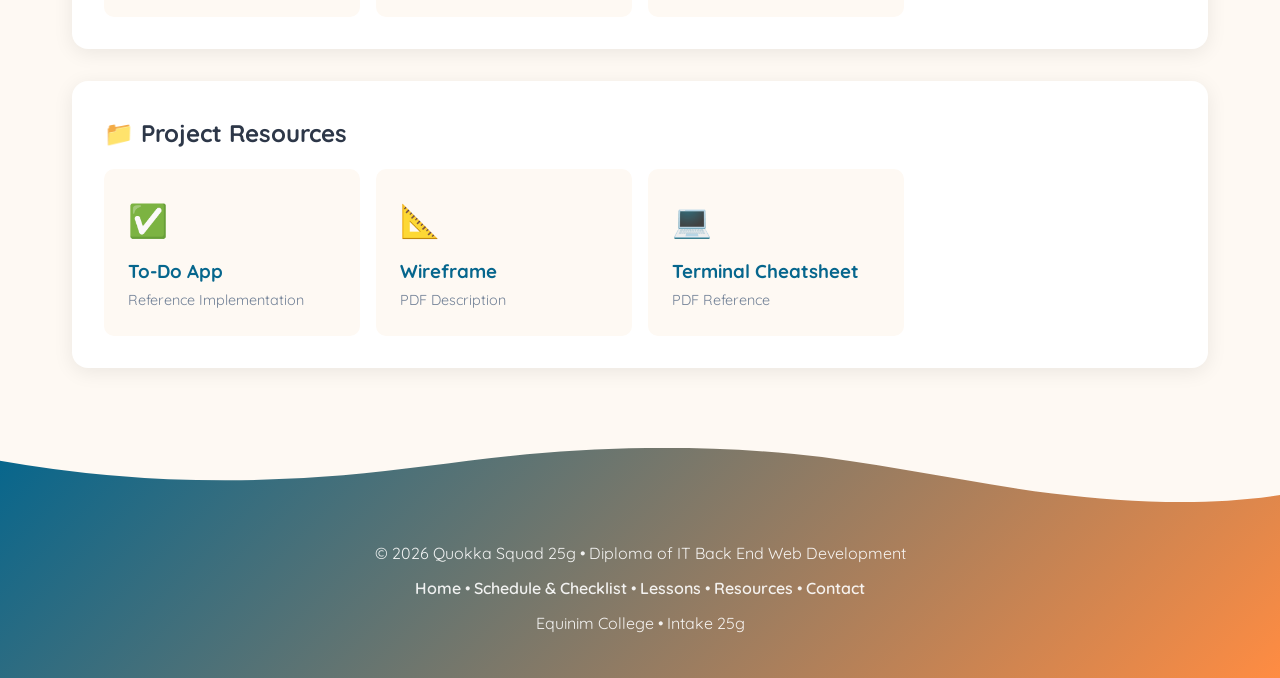
<file: resources.html>
<!doctype html>
<html lang="en">
	<head>
		<meta charset="UTF-8" />
		<meta name="viewport" content="width=device-width, initial-scale=1.0" />
		<title>Resources | Quokka Squad 25g</title>
		<link rel="stylesheet" href="main.css" />
		<link rel="preconnect" href="https://fonts.googleapis.com" />
		<link rel="preconnect" href="https://fonts.gstatic.com" crossorigin />
		<link
			href="https://fonts.googleapis.com/css2?family=Poppins:wght@300;400;600;700&family=Quicksand:wght@400;500;600;700&display=swap"
			rel="stylesheet"
		/>
	</head>

	<body>
		<nav class="navbar">
			<div class="nav-container">
				<a href="index.html" class="nav-brand">
					<img
						class="quokka-emoji"
						src="images/quokka-icon.png"
						alt="Quokka Icon"
						height="70"
						width="auto"
					/>
					<span class="brand-text">Quokka Squad (Intake 25g)</span>
				</a>
				<ul class="nav-links">
					<li><a href="index.html">Home</a></li>
					<li><a href="schedule.html">Schedule</a></li>
					<li><a href="lessons.html">Lessons</a></li>
					<li><a href="resources.html" class="active">Resources</a></li>
					<li><a href="contact.html">Contact</a></li>
				</ul>
			</div>
		</nav>

		<header class="page-header">
			<div class="container">
				<h1>🔗 Resources & Tools</h1>
				<p>Everything you need to succeed</p>
			</div>
		</header>

		<main style="padding: 3rem 0">
			<div class="container">
				<div class="card" style="margin-bottom: 2rem">
					<h2 style="text-align: left">🎓 Class Links</h2>
					<div
						style="
							display: grid;
							grid-template-columns: repeat(auto-fill, minmax(250px, 1fr));
							gap: 1rem;
							margin-top: 1rem;
						"
					>
						<a
							href="https://study.equinimcollege.com/login"
							target="_blank"
							style="
								padding: 1.5rem;
								background: var(--background);
								border-radius: 10px;
								text-decoration: none;
								color: inherit;
							"
						>
							<div style="font-size: 2rem; margin-bottom: 0.5rem">🏫</div>
							<h3 style="color: var(--dark-accent)">Equinim Hub</h3>
							<p style="color: var(--text-light); font-size: 0.9rem">
								Course materials
							</p>
						</a>
						<a
							href="https://github.com/"
							target="_blank"
							style="
								padding: 1.5rem;
								background: var(--background);
								border-radius: 10px;
								text-decoration: none;
								color: inherit;
							"
						>
							<div style="font-size: 2rem; margin-bottom: 0.5rem">🐙</div>
							<h3 style="color: var(--dark-accent)">GitHub</h3>
							<p style="color: var(--text-light); font-size: 0.9rem">
								Version control
							</p>
						</a>
						<a
							href="https://monkeytype.com/"
							target="_blank"
							style="
								padding: 1.5rem;
								background: var(--background);
								border-radius: 10px;
								text-decoration: none;
								color: inherit;
							"
						>
							<div style="font-size: 2rem; margin-bottom: 0.5rem">🐵</div>
							<h3 style="color: var(--dark-accent)">MonkeyType</h3>
							<p style="color: var(--text-light); font-size: 0.9rem">
								Typing practice
							</p>
						</a>
					</div>
				</div>

				<div class="card" style="margin-bottom: 2rem">
					<h2 style="text-align: left">📚 Learning</h2>
					<div
						style="
							display: grid;
							grid-template-columns: repeat(auto-fill, minmax(250px, 1fr));
							gap: 1rem;
							margin-top: 1rem;
						"
					>
						<a
							href="https://www.w3schools.com/"
							target="_blank"
							style="
								padding: 1.5rem;
								background: var(--background);
								border-radius: 10px;
								text-decoration: none;
								color: inherit;
							"
						>
							<div style="font-size: 2rem; margin-bottom: 0.5rem">📖</div>
							<h3 style="color: var(--dark-accent)">W3Schools</h3>
							<p style="color: var(--text-light); font-size: 0.9rem">Tutorials</p>
						</a>
						<a
							href="https://developer.mozilla.org/"
							target="_blank"
							style="
								padding: 1.5rem;
								background: var(--background);
								border-radius: 10px;
								text-decoration: none;
								color: inherit;
							"
						>
							<div style="font-size: 2rem; margin-bottom: 0.5rem">🦊</div>
							<h3 style="color: var(--dark-accent)">MDN Docs</h3>
							<p style="color: var(--text-light); font-size: 0.9rem">Comprehensive</p>
						</a>
						<a
							href="https://javascript.info/"
							target="_blank"
							style="
								padding: 1.5rem;
								background: var(--background);
								border-radius: 10px;
								text-decoration: none;
								color: inherit;
							"
						>
							<div style="font-size: 2rem; margin-bottom: 0.5rem">⚡</div>
							<h3 style="color: var(--dark-accent)">JS.info</h3>
							<p style="color: var(--text-light); font-size: 0.9rem">Modern JS</p>
						</a>
					</div>
				</div>

				<div class="card" style="margin-bottom: 2rem">
					<h2 style="text-align: left">🛠️ Frameworks</h2>
					<div
						style="
							display: grid;
							grid-template-columns: repeat(auto-fill, minmax(250px, 1fr));
							gap: 1rem;
							margin-top: 1rem;
						"
					>
						<a
							href="https://getbootstrap.com/"
							target="_blank"
							style="
								padding: 1.5rem;
								background: var(--background);
								border-radius: 10px;
								text-decoration: none;
								color: inherit;
							"
						>
							<div style="font-size: 2rem; margin-bottom: 0.5rem">🎨</div>
							<h3 style="color: var(--dark-accent)">Bootstrap</h3>
							<p style="color: var(--text-light); font-size: 0.9rem">CSS framework</p>
						</a>
						<a
							href="https://nodejs.org/"
							target="_blank"
							style="
								padding: 1.5rem;
								background: var(--background);
								border-radius: 10px;
								text-decoration: none;
								color: inherit;
							"
						>
							<div style="font-size: 2rem; margin-bottom: 0.5rem">🟢</div>
							<h3 style="color: var(--dark-accent)">Node.js</h3>
							<p style="color: var(--text-light); font-size: 0.9rem">Runtime</p>
						</a>
						<a
							href="https://expressjs.com/"
							target="_blank"
							style="
								padding: 1.5rem;
								background: var(--background);
								border-radius: 10px;
								text-decoration: none;
								color: inherit;
							"
						>
							<div style="font-size: 2rem; margin-bottom: 0.5rem">🚂</div>
							<h3 style="color: var(--dark-accent)">Express</h3>
							<p style="color: var(--text-light); font-size: 0.9rem">Framework</p>
						</a>
					</div>
				</div>

				<div class="card" style="margin-bottom: 2rem">
					<h2 style="text-align: left">🎨 Design & Prototyping</h2>
					<div
						style="
							display: grid;
							grid-template-columns: repeat(auto-fill, minmax(250px, 1fr));
							gap: 1rem;
							margin-top: 1rem;
						"
					>
						<a
							href="https://www.figma.com/figjam/"
							target="_blank"
							style="
								padding: 1.5rem;
								background: var(--background);
								border-radius: 10px;
								text-decoration: none;
								color: inherit;
							"
						>
							<div style="font-size: 2rem; margin-bottom: 0.5rem">🖌️</div>
							<h3 style="color: var(--dark-accent)">Figma FigJam</h3>
							<p style="color: var(--text-light); font-size: 0.9rem">
								Collaborative whiteboard
							</p>
						</a>
						<a
							href="https://excalidraw.com/"
							target="_blank"
							style="
								padding: 1.5rem;
								background: var(--background);
								border-radius: 10px;
								text-decoration: none;
								color: inherit;
							"
						>
							<div style="font-size: 2rem; margin-bottom: 0.5rem">✏️</div>
							<h3 style="color: var(--dark-accent)">Excalidraw</h3>
							<p style="color: var(--text-light); font-size: 0.9rem">
								Virtual sketching
							</p>
						</a>
						<a
							href="https://app.diagrams.net/"
							target="_blank"
							style="
								padding: 1.5rem;
								background: var(--background);
								border-radius: 10px;
								text-decoration: none;
								color: inherit;
							"
						>
							<div style="font-size: 2rem; margin-bottom: 0.5rem">📊</div>
							<h3 style="color: var(--dark-accent)">Draw.io</h3>
							<p style="color: var(--text-light); font-size: 0.9rem">
								Flowchart maker
							</p>
						</a>
					</div>
				</div>

				<div class="card">
					<h2 style="text-align: left">📁 Project Resources</h2>
					<div
						style="
							display: grid;
							grid-template-columns: repeat(auto-fill, minmax(250px, 1fr));
							gap: 1rem;
							margin-top: 1rem;
						"
					>
						<a
							href="https://to-do-app-eqc.onrender.com/"
							target="_blank"
							style="
								padding: 1.5rem;
								background: var(--background);
								border-radius: 10px;
								text-decoration: none;
								color: inherit;
							"
						>
							<div style="font-size: 2rem; margin-bottom: 0.5rem">✅</div>
							<h3 style="color: var(--dark-accent)">To-Do App</h3>
							<p style="color: var(--text-light); font-size: 0.9rem">
								Reference Implementation
							</p>
						</a>
						<a
							href="class%20resources/ToDo%20App%20Wireframe%2025g.pdf"
							target="_blank"
							style="
								padding: 1.5rem;
								background: var(--background);
								border-radius: 10px;
								text-decoration: none;
								color: inherit;
							"
						>
							<div style="font-size: 2rem; margin-bottom: 0.5rem">📐</div>
							<h3 style="color: var(--dark-accent)">Wireframe</h3>
							<p style="color: var(--text-light); font-size: 0.9rem">
								PDF Description
							</p>
						</a>
						<a
							href="class%20resources/TERMINAL%20COMMANDS%2025g.pdf"
							target="_blank"
							style="
								padding: 1.5rem;
								background: var(--background);
								border-radius: 10px;
								text-decoration: none;
								color: inherit;
							"
						>
							<div style="font-size: 2rem; margin-bottom: 0.5rem">💻</div>
							<h3 style="color: var(--dark-accent)">Terminal Cheatsheet</h3>
							<p style="color: var(--text-light); font-size: 0.9rem">PDF Reference</p>
						</a>
					</div>
				</div>
			</div>
		</main>

		<footer class="footer">
			<div class="footer-wave">
				<svg viewBox="0 0 1200 120" preserveAspectRatio="none">
					<path
						d="M321.39,56.44c58-10.79,114.16-30.13,172-41.86,82.39-16.72,168.19-17.73,250.45-.39C823.78,31,906.67,72,985.66,92.83c70.05,18.48,146.53,26.09,214.34,3V0H0V27.35A600.21,600.21,0,0,0,321.39,56.44Z"
					></path>
				</svg>
			</div>
			<div class="footer-content">
				<p>© 2026 Quokka Squad 25g • Diploma of IT Back End Web Development</p>
				<p>
					<a
						href="index.html"
						style="color: inherit; text-decoration: none; font-weight: 600"
						>Home</a
					>
					•
					<a
						href="schedule.html"
						style="color: inherit; text-decoration: none; font-weight: 600"
						>Schedule &amp; Checklist</a
					>
					•
					<a
						href="lessons.html"
						style="color: inherit; text-decoration: none; font-weight: 600"
						>Lessons</a
					>
					•
					<a
						href="resources.html"
						style="color: inherit; text-decoration: none; font-weight: 600"
						>Resources</a
					>
					•
					<a
						href="contact.html"
						style="color: inherit; text-decoration: none; font-weight: 600"
						>Contact</a
					>
				</p>
				<p>Equinim College • Intake 25g</p>
			</div>
		</footer>
	</body>
</html>
</file>
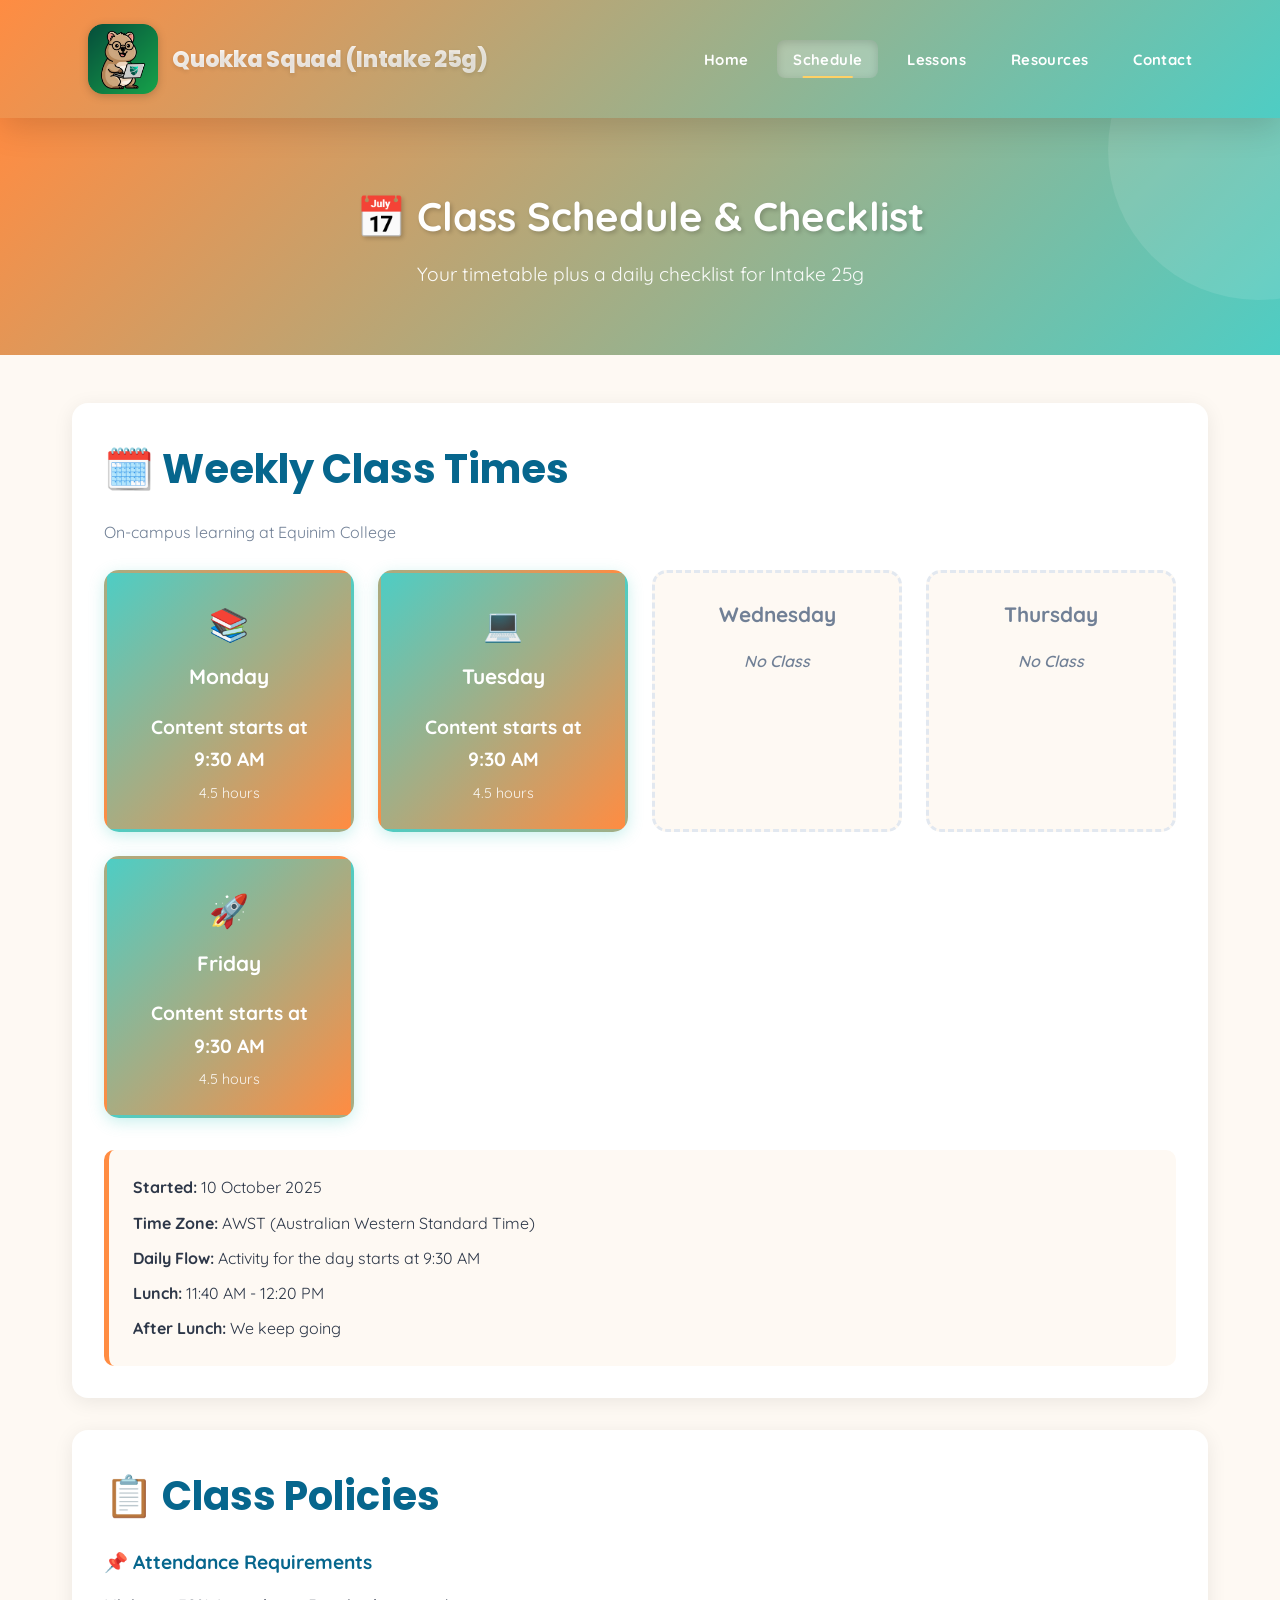
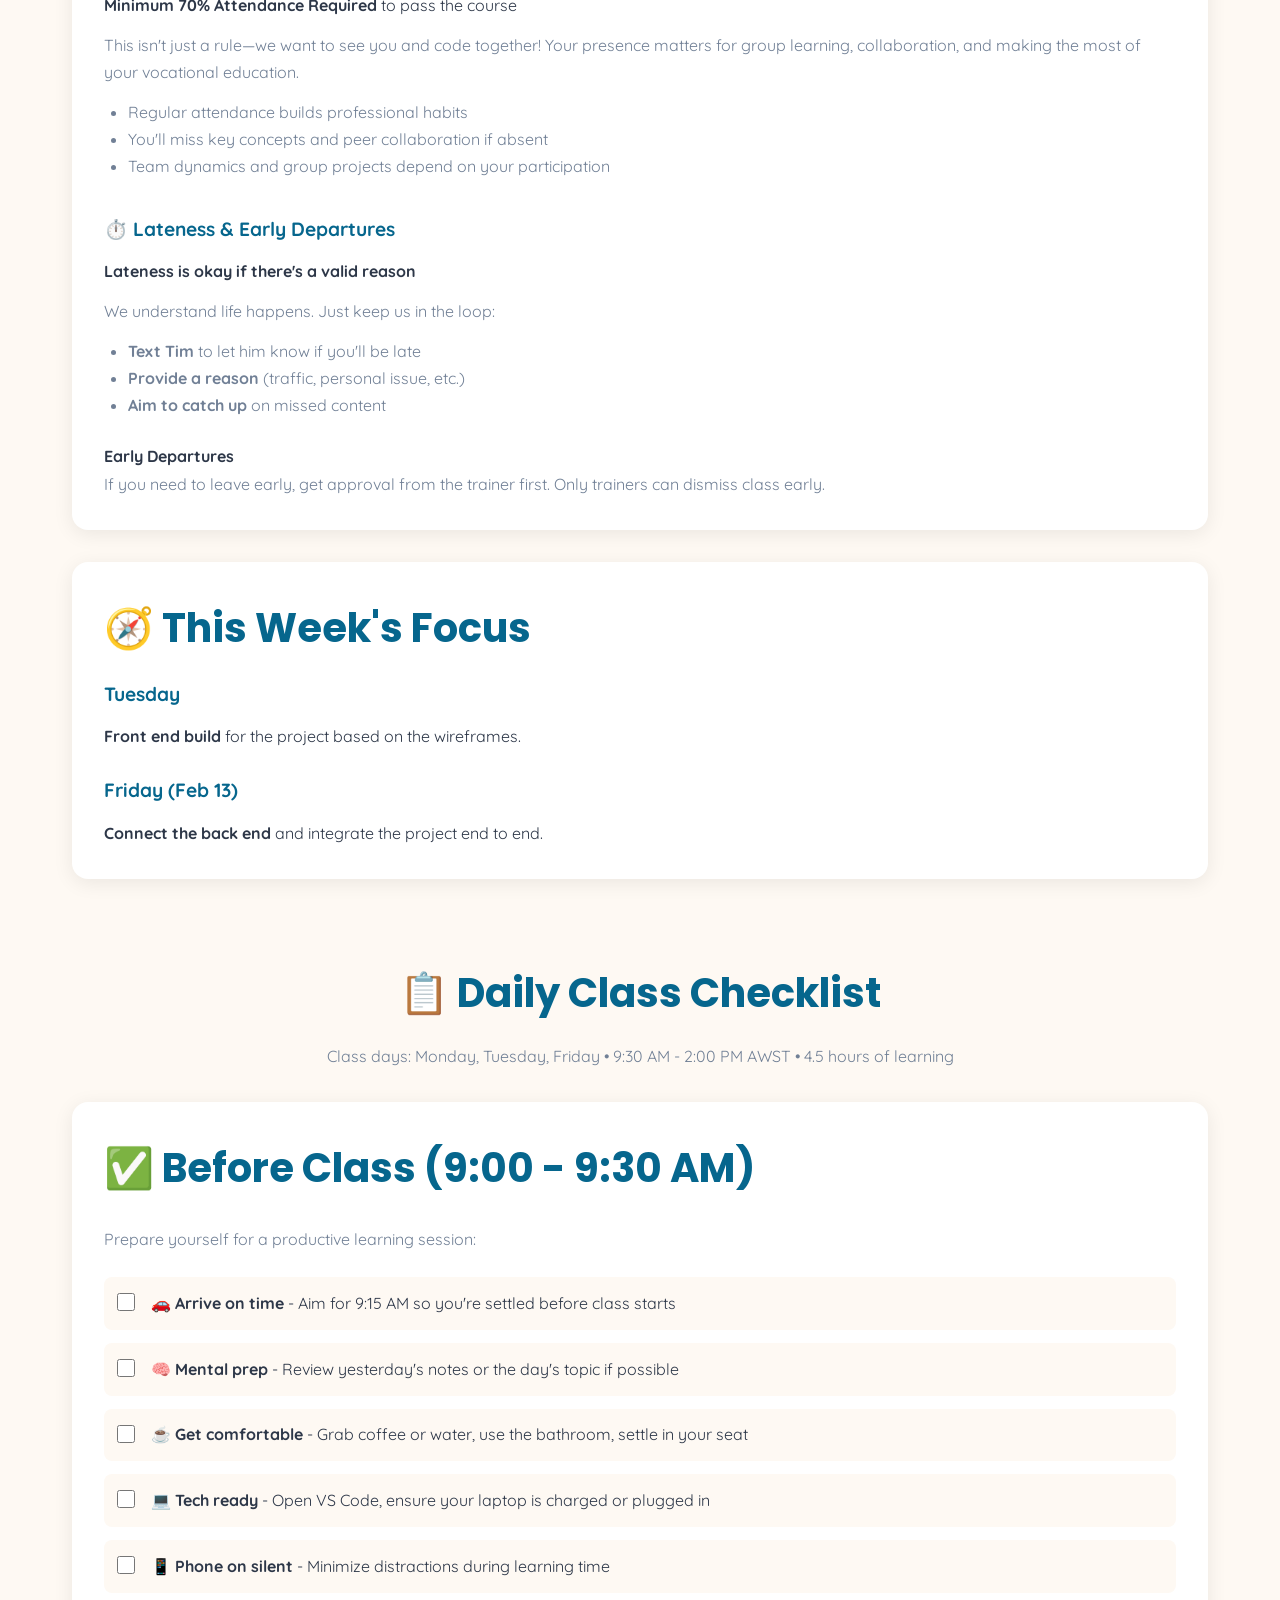
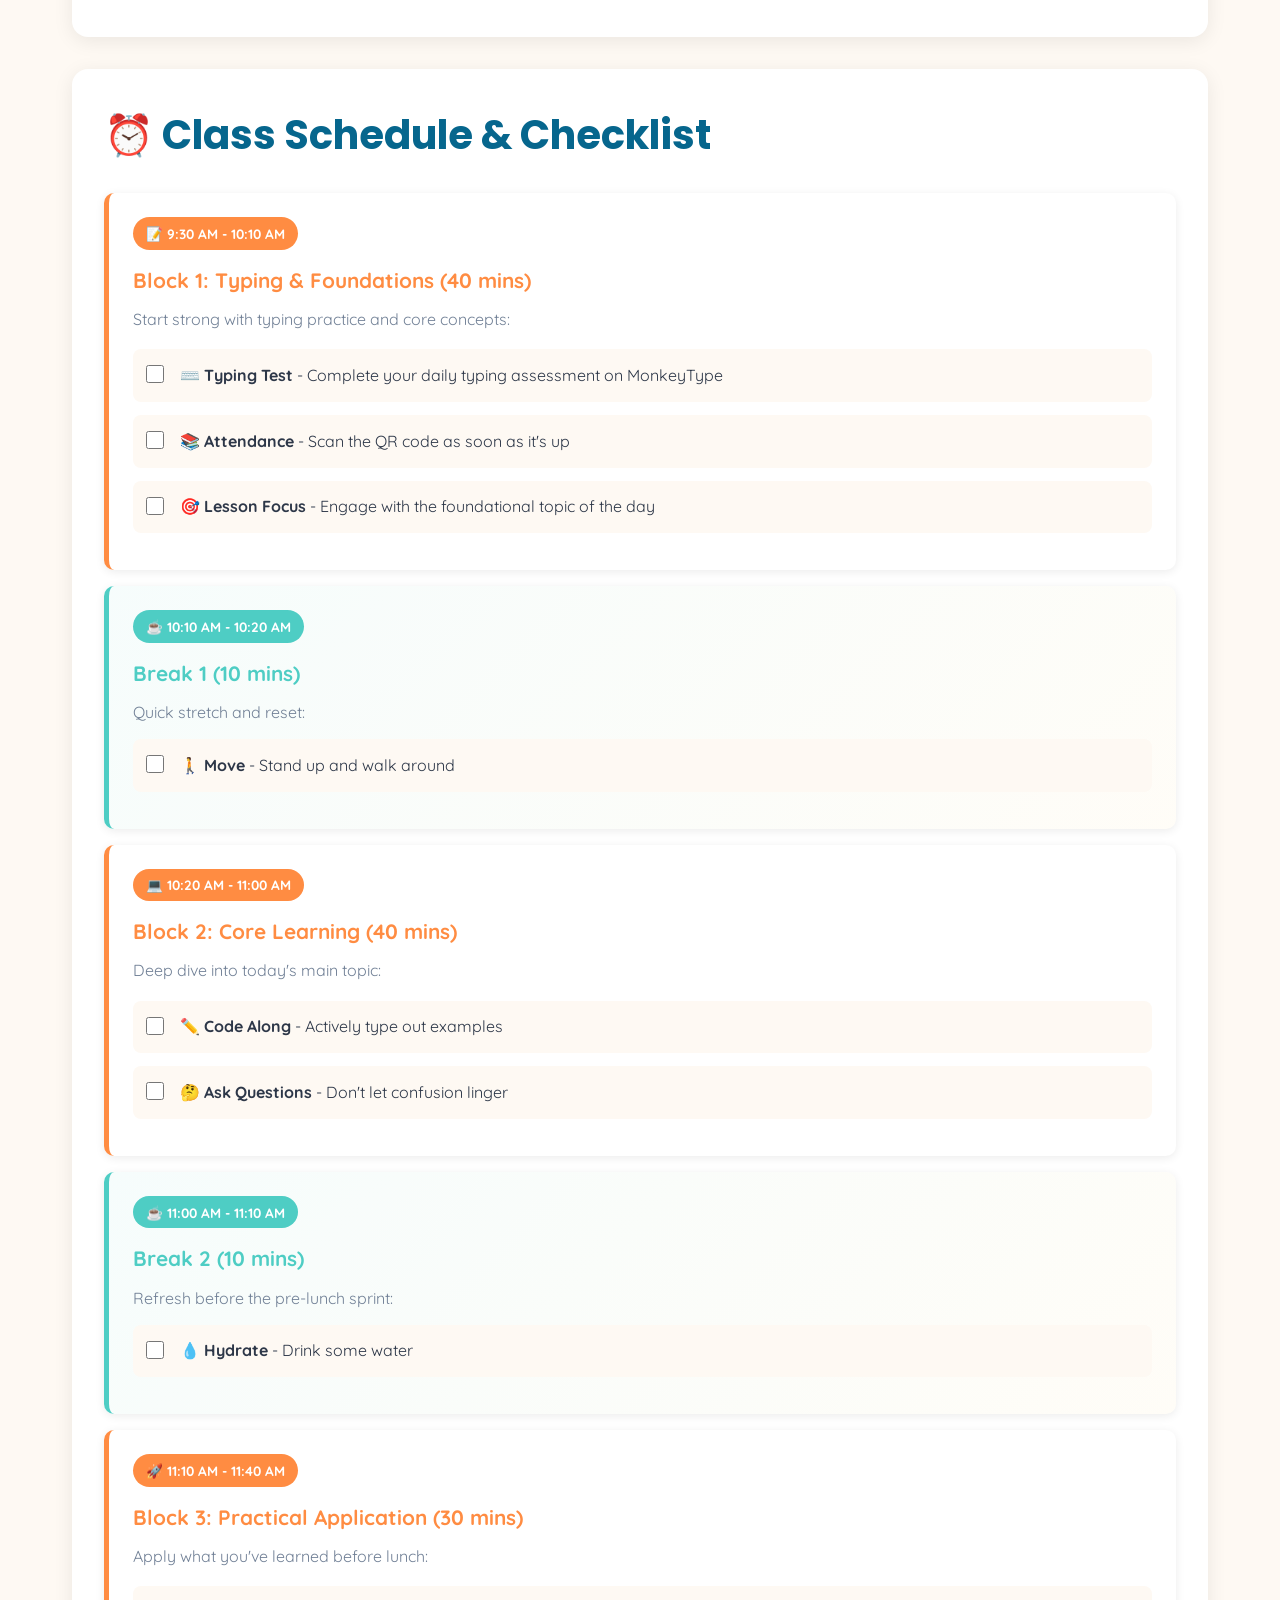
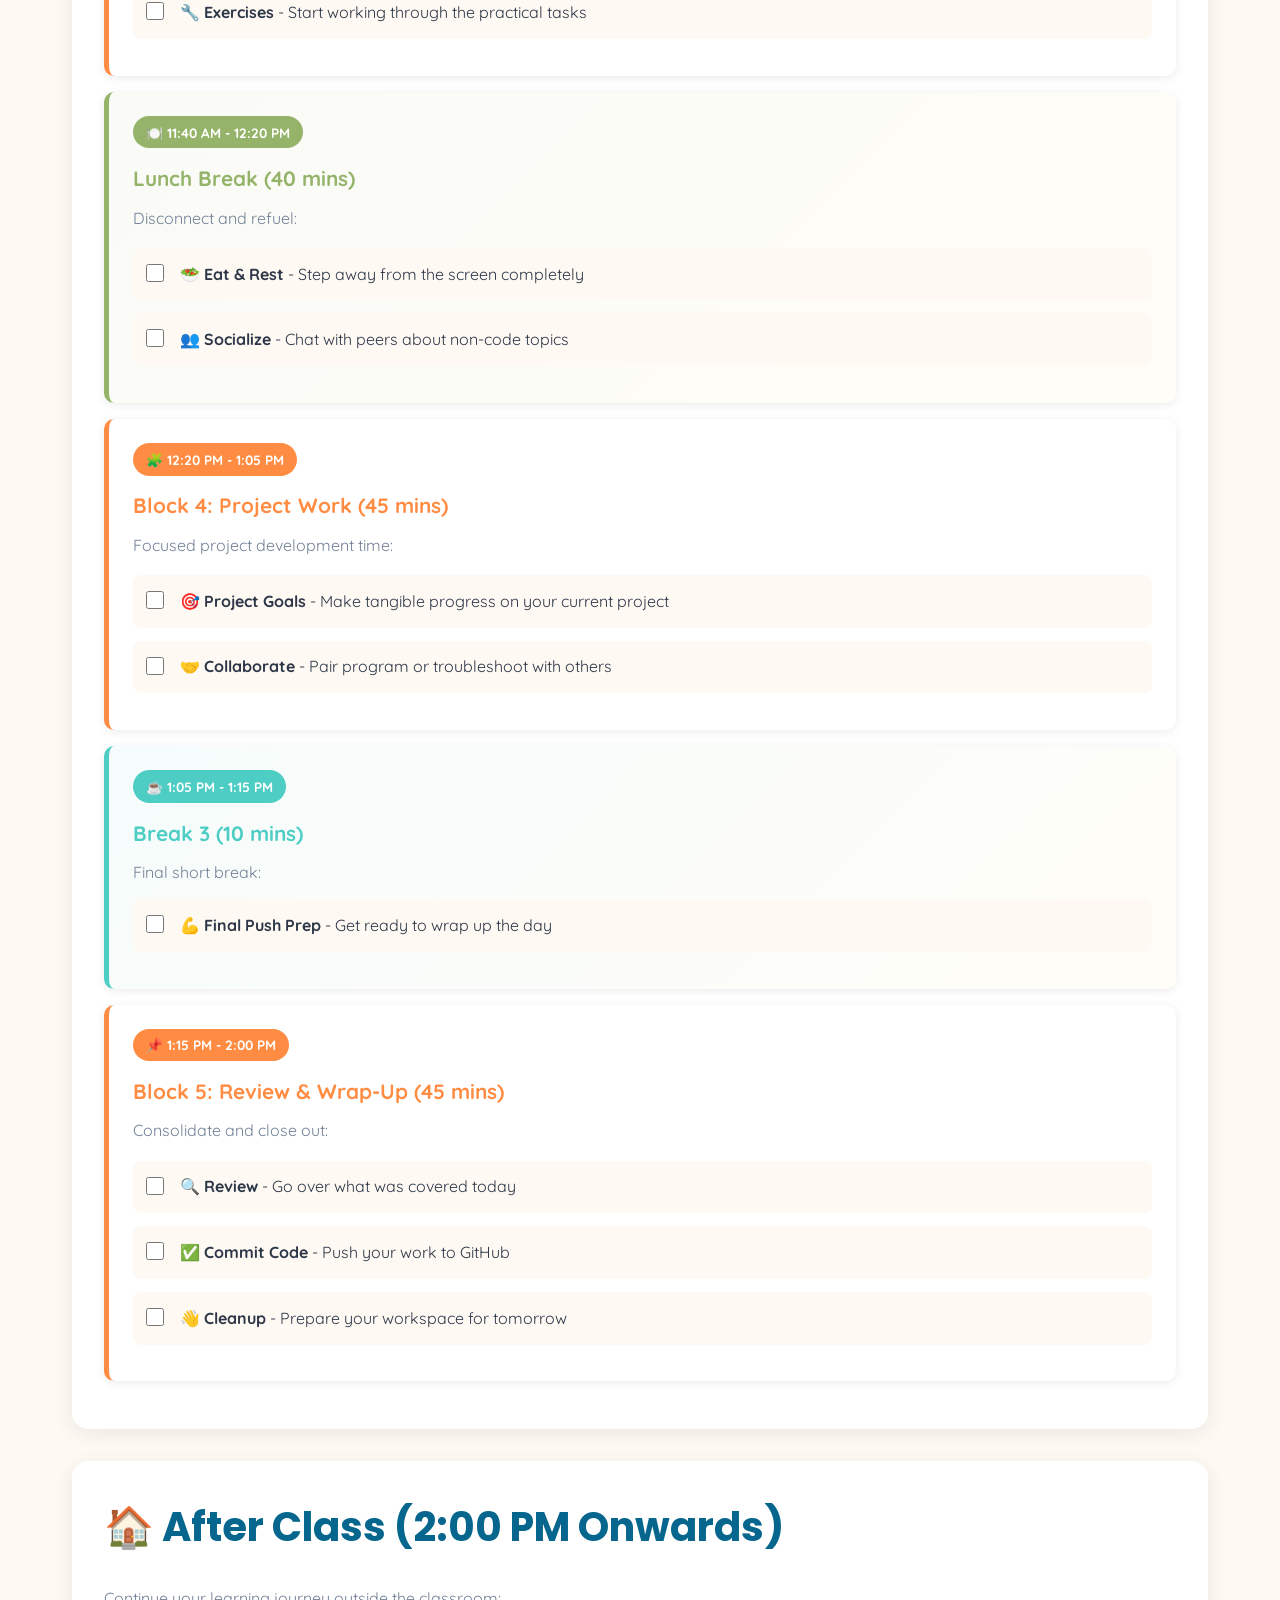
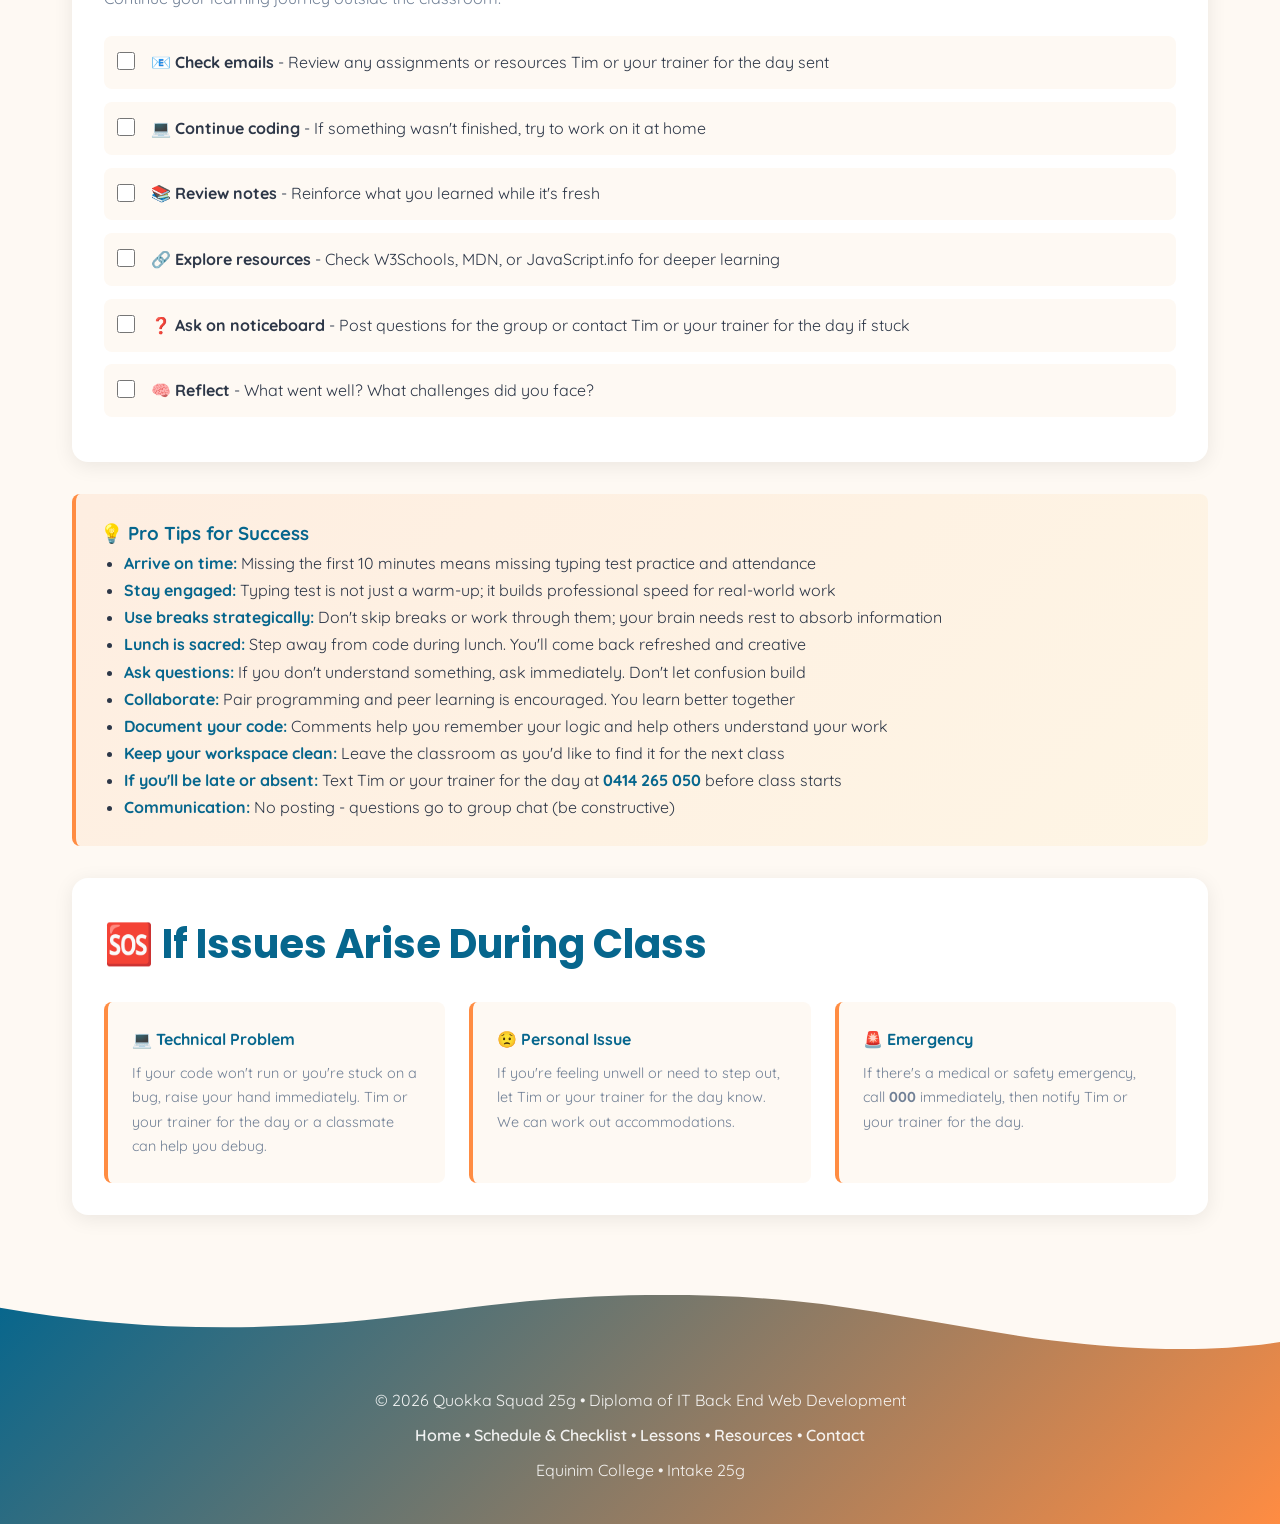
<file: schedule.html>
<!doctype html>
<html lang="en">
	<head>
		<meta charset="UTF-8" />
		<meta name="viewport" content="width=device-width, initial-scale=1.0" />
		<title>Class Schedule & Checklist | Quokka Squad 25g</title>
		<link rel="stylesheet" href="main.css" />
		<link rel="preconnect" href="https://fonts.googleapis.com" />
		<link rel="preconnect" href="https://fonts.gstatic.com" crossorigin />
		<link
			href="https://fonts.googleapis.com/css2?family=Poppins:wght@300;400;600;700&family=Quicksand:wght@400;500;600;700&display=swap"
			rel="stylesheet"
		/>
		<style>
			.schedule-timeline {
				margin: 2rem 0;
			}

			.time-block {
				background: var(--white);
				padding: 1.5rem;
				margin-bottom: 1rem;
				border-radius: 10px;
				border-left: 5px solid var(--primary-color);
				box-shadow: 0 2px 10px var(--shadow);
			}

			.time-block h3 {
				color: var(--primary-color);
				font-size: 1.3rem;
				margin: 0 0 0.5rem 0;
			}

			.time-label {
				display: inline-block;
				background: var(--primary-color);
				color: white;
				padding: 0.3rem 0.8rem;
				border-radius: 20px;
				font-size: 0.85rem;
				font-weight: 700;
				margin-bottom: 0.8rem;
			}

			.checklist-item {
				display: flex;
				align-items: flex-start;
				margin: 0.8rem 0;
				padding: 0.8rem;
				background: var(--background);
				border-radius: 8px;
				cursor: pointer;
				transition: all 0.3s ease;
			}

			.checklist-item:hover {
				background: #fffef0;
				transform: translateX(5px);
			}

			.checklist-item input[type="checkbox"] {
				margin-right: 1rem;
				margin-top: 0.2rem;
				width: 18px;
				height: 18px;
				cursor: pointer;
				accent-color: var(--primary-color);
			}

			.checklist-item label {
				cursor: pointer;
				flex: 1;
				user-select: none;
			}

			.checklist-item input[type="checkbox"]:checked + label {
				color: var(--text-light);
				text-decoration: line-through;
			}

			.break-indicator {
				border-left-color: var(--secondary-color);
				background: linear-gradient(
					135deg,
					rgba(78, 205, 196, 0.05),
					rgba(255, 209, 102, 0.05)
				);
			}

			.break-indicator .time-label {
				background: var(--secondary-color);
			}

			.break-indicator h3 {
				color: var(--secondary-color);
			}

			.tip-box {
				background: linear-gradient(
					135deg,
					rgba(255, 140, 66, 0.1),
					rgba(255, 209, 102, 0.1)
				);
				border-left: 4px solid var(--primary-color);
				padding: 1.5rem;
				border-radius: 8px;
				margin: 2rem 0;
			}

			.tip-box strong {
				color: var(--dark-accent);
			}
		</style>
	</head>

	<body>
		<nav class="navbar">
			<div class="nav-container">
				<a href="index.html" class="nav-brand">
					<img
						class="quokka-emoji"
						src="images/quokka-icon.png"
						alt="Quokka Icon"
						height="70"
						width="auto"
					/>
					<span class="brand-text">Quokka Squad (Intake 25g)</span>
				</a>
				<ul class="nav-links">
					<li><a href="index.html">Home</a></li>
					<li><a href="schedule.html" class="active">Schedule</a></li>
					<li><a href="lessons.html">Lessons</a></li>
					<li><a href="resources.html">Resources</a></li>
					<li><a href="contact.html">Contact</a></li>
				</ul>
			</div>
		</nav>

		<header class="page-header">
			<div class="container">
				<h1>📅 Class Schedule & Checklist</h1>
				<p>Your timetable plus a daily checklist for Intake 25g</p>
			</div>
		</header>

		<main>
			<section class="schedule-section" style="padding: 3rem 0">
				<div class="container">
					<div class="card">
						<h2 style="text-align: left; margin-bottom: 1rem">
							🗓️ Weekly Class Times
						</h2>
						<p style="color: var(--text-light); margin-bottom: 1.5rem">
							On-campus learning at Equinim College
						</p>

						<div class="weekly-schedule">
							<div class="day-card active">
								<div class="day-header">
									<span class="day-icon">📚</span>
									<h3>Monday</h3>
								</div>
								<div class="time-info">
									<p class="time">Content starts at 9:30 AM</p>
									<p style="font-size: 0.9rem; opacity: 0.9">4.5 hours</p>
								</div>
							</div>
							<div class="day-card active">
								<div class="day-header">
									<span class="day-icon">💻</span>
									<h3>Tuesday</h3>
								</div>
								<div class="time-info">
									<p class="time">Content starts at 9:30 AM</p>
									<p style="font-size: 0.9rem; opacity: 0.9">4.5 hours</p>
								</div>
							</div>
							<div class="day-card inactive">
								<div class="day-header">
									<h3>Wednesday</h3>
								</div>
								<div class="time-info">
									<p style="font-size: 1rem; font-weight: 600; font-style: italic">
										No Class
									</p>
								</div>
							</div>
							<div class="day-card inactive">
								<div class="day-header">
									<h3>Thursday</h3>
								</div>
								<div class="time-info">
									<p style="font-size: 1rem; font-weight: 600; font-style: italic">
										No Class
									</p>
								</div>
							</div>
							<div class="day-card active">
								<div class="day-header">
									<span class="day-icon">🚀</span>
									<h3>Friday</h3>
								</div>
								<div class="time-info">
									<p class="time">Content starts at 9:30 AM</p>
									<p style="font-size: 0.9rem; opacity: 0.9">4.5 hours</p>
								</div>
							</div>
						</div>

						<div
							style="
								background: var(--background);
								padding: 1.5rem;
								border-radius: 10px;
								border-left: 5px solid var(--primary-color);
								margin-top: 2rem;
							"
						>
							<p style="margin-bottom: 0.5rem; color: var(--text-dark)">
								<strong>Started:</strong> 10 October 2025
							</p>
							<p style="margin-bottom: 0.5rem; color: var(--text-dark)">
								<strong>Time Zone:</strong> AWST (Australian Western Standard Time)
							</p>
							<p style="margin-bottom: 0.5rem; color: var(--text-dark)">
								<strong>Daily Flow:</strong> Activity for the day starts at 9:30 AM
							</p>
							<p style="margin-bottom: 0.5rem; color: var(--text-dark)">
								<strong>Lunch:</strong> 11:40 AM - 12:20 PM
							</p>
							<p style="color: var(--text-dark)">
								<strong>After Lunch:</strong> We keep going
							</p>
						</div>
					</div>

					<div class="card" style="margin-top: 2rem">
						<h2 style="text-align: left; margin-bottom: 1rem">📋 Class Policies</h2>

						<div style="margin-bottom: 2rem">
							<h3
								style="
									color: var(--dark-accent);
									margin-bottom: 0.8rem;
									font-size: 1.2rem;
								"
							>
								📌 Attendance Requirements
							</h3>
							<p>
								<strong>Minimum 70% Attendance Required</strong> to pass the course
							</p>
							<p style="color: var(--text-light); margin: 0.8rem 0">
								This isn't just a rule—we want to see you and code together! Your
								presence matters for group learning, collaboration, and making the most
								of your vocational education.
							</p>
							<ul style="margin-left: 1.5rem; color: var(--text-light)">
								<li>Regular attendance builds professional habits</li>
								<li>You'll miss key concepts and peer collaboration if absent</li>
								<li>Team dynamics and group projects depend on your participation</li>
							</ul>
						</div>

						<div>
							<h3
								style="
									color: var(--dark-accent);
									margin-bottom: 0.8rem;
									font-size: 1.2rem;
								"
							>
								⏱️ Lateness & Early Departures
							</h3>
							<p><strong>Lateness is okay if there's a valid reason</strong></p>
							<p style="color: var(--text-light); margin: 0.8rem 0">
								We understand life happens. Just keep us in the loop:
							</p>
							<ul
								style="
									margin-left: 1.5rem;
									color: var(--text-light);
									margin-bottom: 1.5rem;
								"
							>
								<li><strong>Text Tim</strong> to let him know if you'll be late</li>
								<li>
									<strong>Provide a reason</strong> (traffic, personal issue, etc.)
								</li>
								<li><strong>Aim to catch up</strong> on missed content</li>
							</ul>
							<p><strong>Early Departures</strong></p>
							<p style="color: var(--text-light)">
								If you need to leave early, get approval from the trainer first. Only
								trainers can dismiss class early.
							</p>
						</div>
					</div>

					<div class="card" style="margin-top: 2rem">
						<h2 style="text-align: left; margin-bottom: 1rem">
							🧭 This Week's Focus
						</h2>
						<div>
							<h3
								style="
									color: var(--dark-accent);
									margin-bottom: 0.8rem;
									font-size: 1.2rem;
								"
							>
								Tuesday
							</h3>
							<p>
								<strong>Front end build</strong> for the project based on the
								wireframes.
							</p>
						</div>
						<div style="margin-top: 1.5rem">
							<h3
								style="
									color: var(--dark-accent);
									margin-bottom: 0.8rem;
									font-size: 1.2rem;
								"
							>
								Friday (Feb 13)
							</h3>
							<p>
								<strong>Connect the back end</strong> and integrate the project end to
								end.
							</p>
						</div>
					</div>
				</div>
			</section>

			<section class="schedule-section" style="padding: 0 0 3rem 0">
				<div class="container">
					<div style="text-align: center; margin-bottom: 2rem">
						<h2 style="color: var(--dark-accent); margin-bottom: 1rem">
							📋 Daily Class Checklist
						</h2>
						<p style="color: var(--text-light)">
							Class days: Monday, Tuesday, Friday • 9:30 AM - 2:00 PM AWST • 4.5 hours
							of learning
						</p>
					</div>

					<!-- BEFORE CLASS -->
					<div class="card" style="margin-bottom: 2rem">
						<h2 style="text-align: left; margin-bottom: 1.5rem">
							✅ Before Class (9:00 - 9:30 AM)
						</h2>
						<p style="color: var(--text-light); margin-bottom: 1.5rem">
							Prepare yourself for a productive learning session:
						</p>

						<div
							class="checklist-item"
							onclick="
								this.querySelector('input').checked =
									!this.querySelector('input').checked
							"
						>
							<input type="checkbox" />
							<label
								><strong>🚗 Arrive on time</strong> - Aim for 9:15 AM so you're settled
								before class starts</label
							>
						</div>

						<div
							class="checklist-item"
							onclick="
								this.querySelector('input').checked =
									!this.querySelector('input').checked
							"
						>
							<input type="checkbox" />
							<label
								><strong>🧠 Mental prep</strong> - Review yesterday's notes or the day's
								topic if possible</label
							>
						</div>

						<div
							class="checklist-item"
							onclick="
								this.querySelector('input').checked =
									!this.querySelector('input').checked
							"
						>
							<input type="checkbox" />
							<label
								><strong>☕ Get comfortable</strong> - Grab coffee or water, use the
								bathroom, settle in your seat</label
							>
						</div>

						<div
							class="checklist-item"
							onclick="
								this.querySelector('input').checked =
									!this.querySelector('input').checked
							"
						>
							<input type="checkbox" />
							<label
								><strong>💻 Tech ready</strong> - Open VS Code, ensure your laptop is
								charged or plugged in</label
							>
						</div>

						<div
							class="checklist-item"
							onclick="
								this.querySelector('input').checked =
									!this.querySelector('input').checked
							"
						>
							<input type="checkbox" />
							<label
								><strong>📱 Phone on silent</strong> - Minimize distractions during
								learning time</label
							>
						</div>
					</div>

					<!-- CLASS SCHEDULE -->
					<div class="card" style="margin-bottom: 2rem">
						<h2 style="text-align: left; margin-bottom: 1.5rem">
							⏰ Class Schedule & Checklist
						</h2>

						<!-- 9:30 - 10:10 Block 1 -->
						<div class="time-block">
							<span class="time-label">📝 9:30 AM - 10:10 AM</span>
							<h3>Block 1: Typing & Foundations (40 mins)</h3>
							<p style="color: var(--text-light); margin-bottom: 1rem">
								Start strong with typing practice and core concepts:
							</p>

							<div
								class="checklist-item"
								onclick="
									this.querySelector('input').checked =
										!this.querySelector('input').checked
								"
							>
								<input type="checkbox" />
								<label
									><strong>⌨️ Typing Test</strong> - Complete your daily typing
									assessment on MonkeyType</label
								>
							</div>

							<div
								class="checklist-item"
								onclick="
									this.querySelector('input').checked =
										!this.querySelector('input').checked
								"
							>
								<input type="checkbox" />
								<label
									><strong>📚 Attendance</strong> - Scan the QR code as soon as it's
									up</label
								>
							</div>

							<div
								class="checklist-item"
								onclick="
									this.querySelector('input').checked =
										!this.querySelector('input').checked
								"
							>
								<input type="checkbox" />
								<label
									><strong>🎯 Lesson Focus</strong> - Engage with the foundational topic
									of the day</label
								>
							</div>
						</div>

						<!-- 10:10 - 10:20 Break 1 -->
						<div class="time-block break-indicator">
							<span class="time-label">☕ 10:10 AM - 10:20 AM</span>
							<h3>Break 1 (10 mins)</h3>
							<p style="color: var(--text-light)">Quick stretch and reset:</p>

							<div
								class="checklist-item"
								onclick="
									this.querySelector('input').checked =
										!this.querySelector('input').checked
								"
							>
								<input type="checkbox" />
								<label><strong>🚶 Move</strong> - Stand up and walk around</label>
							</div>
						</div>

						<!-- 10:20 - 11:00 Block 2 -->
						<div class="time-block">
							<span class="time-label">💻 10:20 AM - 11:00 AM</span>
							<h3>Block 2: Core Learning (40 mins)</h3>
							<p style="color: var(--text-light); margin-bottom: 1rem">
								Deep dive into today's main topic:
							</p>

							<div
								class="checklist-item"
								onclick="
									this.querySelector('input').checked =
										!this.querySelector('input').checked
								"
							>
								<input type="checkbox" />
								<label
									><strong>✏️ Code Along</strong> - Actively type out examples</label
								>
							</div>

							<div
								class="checklist-item"
								onclick="
									this.querySelector('input').checked =
										!this.querySelector('input').checked
								"
							>
								<input type="checkbox" />
								<label
									><strong>🤔 Ask Questions</strong> - Don't let confusion linger</label
								>
							</div>
						</div>

						<!-- 11:00 - 11:10 Break 2 -->
						<div class="time-block break-indicator">
							<span class="time-label">☕ 11:00 AM - 11:10 AM</span>
							<h3>Break 2 (10 mins)</h3>
							<p style="color: var(--text-light)">
								Refresh before the pre-lunch sprint:
							</p>

							<div
								class="checklist-item"
								onclick="
									this.querySelector('input').checked =
										!this.querySelector('input').checked
								"
							>
								<input type="checkbox" />
								<label><strong>💧 Hydrate</strong> - Drink some water</label>
							</div>
						</div>

						<!-- 11:10 - 11:40 Block 3 -->
						<div class="time-block">
							<span class="time-label">🚀 11:10 AM - 11:40 AM</span>
							<h3>Block 3: Practical Application (30 mins)</h3>
							<p style="color: var(--text-light); margin-bottom: 1rem">
								Apply what you've learned before lunch:
							</p>

							<div
								class="checklist-item"
								onclick="
									this.querySelector('input').checked =
										!this.querySelector('input').checked
								"
							>
								<input type="checkbox" />
								<label
									><strong>🔧 Exercises</strong> - Start working through the practical
									tasks</label
								>
							</div>
						</div>

						<!-- 11:40 - 12:20 Lunch -->
						<div
							class="time-block break-indicator"
							style="
								border-left-color: var(--earth-tone);
								background: linear-gradient(
									135deg,
									rgba(149, 180, 106, 0.05),
									rgba(255, 209, 102, 0.05)
								);
							"
						>
							<span class="time-label" style="background: var(--earth-tone)"
								>🍽️ 11:40 AM - 12:20 PM</span
							>
							<h3 style="color: var(--earth-tone)">Lunch Break (40 mins)</h3>
							<p style="color: var(--text-light); margin-bottom: 1rem">
								Disconnect and refuel:
							</p>

							<div
								class="checklist-item"
								onclick="
									this.querySelector('input').checked =
										!this.querySelector('input').checked
								"
							>
								<input type="checkbox" />
								<label
									><strong>🥗 Eat & Rest</strong> - Step away from the screen
									completely</label
								>
							</div>

							<div
								class="checklist-item"
								onclick="
									this.querySelector('input').checked =
										!this.querySelector('input').checked
								"
							>
								<input type="checkbox" />
								<label
									><strong>👥 Socialize</strong> - Chat with peers about non-code
									topics</label
								>
							</div>
						</div>

						<!-- 12:20 - 1:05 Block 4 -->
						<div class="time-block">
							<span class="time-label">🧩 12:20 PM - 1:05 PM</span>
							<h3>Block 4: Project Work (45 mins)</h3>
							<p style="color: var(--text-light); margin-bottom: 1rem">
								Focused project development time:
							</p>

							<div
								class="checklist-item"
								onclick="
									this.querySelector('input').checked =
										!this.querySelector('input').checked
								"
							>
								<input type="checkbox" />
								<label
									><strong>🎯 Project Goals</strong> - Make tangible progress on your
									current project</label
								>
							</div>

							<div
								class="checklist-item"
								onclick="
									this.querySelector('input').checked =
										!this.querySelector('input').checked
								"
							>
								<input type="checkbox" />
								<label
									><strong>🤝 Collaborate</strong> - Pair program or troubleshoot with
									others</label
								>
							</div>
						</div>

						<!-- 1:05 - 1:15 Break 3 -->
						<div class="time-block break-indicator">
							<span class="time-label">☕ 1:05 PM - 1:15 PM</span>
							<h3>Break 3 (10 mins)</h3>
							<p style="color: var(--text-light)">Final short break:</p>

							<div
								class="checklist-item"
								onclick="
									this.querySelector('input').checked =
										!this.querySelector('input').checked
								"
							>
								<input type="checkbox" />
								<label
									><strong>💪 Final Push Prep</strong> - Get ready to wrap up the
									day</label
								>
							</div>
						</div>

						<!-- 1:15 - 2:00 Block 5 -->
						<div class="time-block">
							<span class="time-label">📌 1:15 PM - 2:00 PM</span>
							<h3>Block 5: Review & Wrap-Up (45 mins)</h3>
							<p style="color: var(--text-light); margin-bottom: 1rem">
								Consolidate and close out:
							</p>

							<div
								class="checklist-item"
								onclick="
									this.querySelector('input').checked =
										!this.querySelector('input').checked
								"
							>
								<input type="checkbox" />
								<label
									><strong>🔍 Review</strong> - Go over what was covered today</label
								>
							</div>

							<div
								class="checklist-item"
								onclick="
									this.querySelector('input').checked =
										!this.querySelector('input').checked
								"
							>
								<input type="checkbox" />
								<label
									><strong>✅ Commit Code</strong> - Push your work to GitHub</label
								>
							</div>

							<div
								class="checklist-item"
								onclick="
									this.querySelector('input').checked =
										!this.querySelector('input').checked
								"
							>
								<input type="checkbox" />
								<label
									><strong>👋 Cleanup</strong> - Prepare your workspace for
									tomorrow</label
								>
							</div>
						</div>
					</div>

					<!-- AFTER CLASS -->
					<div class="card" style="margin-bottom: 2rem">
						<h2 style="text-align: left; margin-bottom: 1.5rem">
							🏠 After Class (2:00 PM Onwards)
						</h2>
						<p style="color: var(--text-light); margin-bottom: 1.5rem">
							Continue your learning journey outside the classroom:
						</p>

						<div
							class="checklist-item"
							onclick="
								this.querySelector('input').checked =
									!this.querySelector('input').checked
							"
						>
							<input type="checkbox" />
							<label
								><strong>📧 Check emails</strong> - Review any assignments or resources
								Tim or your trainer for the day sent</label
							>
						</div>

						<div
							class="checklist-item"
							onclick="
								this.querySelector('input').checked =
									!this.querySelector('input').checked
							"
						>
							<input type="checkbox" />
							<label
								><strong>💻 Continue coding</strong> - If something wasn't finished, try
								to work on it at home</label
							>
						</div>

						<div
							class="checklist-item"
							onclick="
								this.querySelector('input').checked =
									!this.querySelector('input').checked
							"
						>
							<input type="checkbox" />
							<label
								><strong>📚 Review notes</strong> - Reinforce what you learned while
								it's fresh</label
							>
						</div>

						<div
							class="checklist-item"
							onclick="
								this.querySelector('input').checked =
									!this.querySelector('input').checked
							"
						>
							<input type="checkbox" />
							<label
								><strong>🔗 Explore resources</strong> - Check W3Schools, MDN, or
								JavaScript.info for deeper learning</label
							>
						</div>

						<div
							class="checklist-item"
							onclick="
								this.querySelector('input').checked =
									!this.querySelector('input').checked
							"
						>
							<input type="checkbox" />
							<label
								><strong>❓ Ask on noticeboard</strong> - Post questions for the group
								or contact Tim or your trainer for the day if stuck</label
							>
						</div>

						<div
							class="checklist-item"
							onclick="
								this.querySelector('input').checked =
									!this.querySelector('input').checked
							"
						>
							<input type="checkbox" />
							<label
								><strong>🧠 Reflect</strong> - What went well? What challenges did you
								face?</label
							>
						</div>
					</div>

					<!-- TIPS -->
					<div class="tip-box">
						<h3 style="color: var(--dark-accent); margin-top: 0">
							💡 Pro Tips for Success
						</h3>
						<ul style="margin-left: 1.5rem; color: var(--text-dark)">
							<li>
								<strong>Arrive on time:</strong> Missing the first 10 minutes means
								missing typing test practice and attendance
							</li>
							<li>
								<strong>Stay engaged:</strong> Typing test is not just a warm-up; it
								builds professional speed for real-world work
							</li>
							<li>
								<strong>Use breaks strategically:</strong> Don't skip breaks or work
								through them; your brain needs rest to absorb information
							</li>
							<li>
								<strong>Lunch is sacred:</strong> Step away from code during lunch.
								You'll come back refreshed and creative
							</li>
							<li>
								<strong>Ask questions:</strong> If you don't understand something, ask
								immediately. Don't let confusion build
							</li>
							<li>
								<strong>Collaborate:</strong> Pair programming and peer learning is
								encouraged. You learn better together
							</li>
							<li>
								<strong>Document your code:</strong> Comments help you remember your
								logic and help others understand your work
							</li>
							<li>
								<strong>Keep your workspace clean:</strong> Leave the classroom as you'd
								like to find it for the next class
							</li>
							<li>
								<strong>If you'll be late or absent:</strong> Text Tim or your trainer
								for the day at <strong>0414 265 050</strong> before class starts
							</li>
							<li>
								<strong>Communication:</strong> No posting - questions go to group chat
								(be constructive)
							</li>
						</ul>
					</div>

					<!-- ISSUES & SUPPORT -->
					<div class="card" style="margin-top: 2rem">
						<h2 style="text-align: left; margin-bottom: 1.5rem">
							🆘 If Issues Arise During Class
						</h2>

						<div
							style="
								display: grid;
								grid-template-columns: repeat(auto-fit, minmax(280px, 1fr));
								gap: 1.5rem;
							"
						>
							<div
								style="
									padding: 1.5rem;
									background: var(--background);
									border-radius: 8px;
									border-left: 4px solid var(--primary-color);
								"
							>
								<h4 style="color: var(--dark-accent); margin-bottom: 0.5rem">
									💻 Technical Problem
								</h4>
								<p style="color: var(--text-light); font-size: 0.9rem">
									If your code won't run or you're stuck on a bug, raise your hand
									immediately. Tim or your trainer for the day or a classmate can help
									you debug.
								</p>
							</div>

							<div
								style="
									padding: 1.5rem;
									background: var(--background);
									border-radius: 8px;
									border-left: 4px solid var(--primary-color);
								"
							>
								<h4 style="color: var(--dark-accent); margin-bottom: 0.5rem">
									😟 Personal Issue
								</h4>
								<p style="color: var(--text-light); font-size: 0.9rem">
									If you're feeling unwell or need to step out, let Tim or your trainer
									for the day know. We can work out accommodations.
								</p>
							</div>

							<div
								style="
									padding: 1.5rem;
									background: var(--background);
									border-radius: 8px;
									border-left: 4px solid var(--primary-color);
								"
							>
								<h4 style="color: var(--dark-accent); margin-bottom: 0.5rem">
									🚨 Emergency
								</h4>
								<p style="color: var(--text-light); font-size: 0.9rem">
									If there's a medical or safety emergency, call
									<strong>000</strong> immediately, then notify Tim or your trainer for
									the day.
								</p>
							</div>
						</div>
					</div>
				</div>
			</section>
		</main>

		<footer class="footer">
			<div class="footer-wave">
				<svg viewBox="0 0 1200 120" preserveAspectRatio="none">
					<path
						d="M321.39,56.44c58-10.79,114.16-30.13,172-41.86,82.39-16.72,168.19-17.73,250.45-.39C823.78,31,906.67,72,985.66,92.83c70.05,18.48,146.53,26.09,214.34,3V0H0V27.35A600.21,600.21,0,0,0,321.39,56.44Z"
					></path>
				</svg>
			</div>
			<div class="footer-content">
				<p>© 2026 Quokka Squad 25g • Diploma of IT Back End Web Development</p>
				<p>
					<a
						href="index.html"
						style="color: inherit; text-decoration: none; font-weight: 600"
						>Home</a
					>
					•
					<a
						href="schedule.html"
						style="color: inherit; text-decoration: none; font-weight: 600"
						>Schedule &amp; Checklist</a
					>
					•
					<a
						href="lessons.html"
						style="color: inherit; text-decoration: none; font-weight: 600"
						>Lessons</a
					>
					•
					<a
						href="resources.html"
						style="color: inherit; text-decoration: none; font-weight: 600"
						>Resources</a
					>
					•
					<a
						href="contact.html"
						style="color: inherit; text-decoration: none; font-weight: 600"
						>Contact</a
					>
				</p>
				<p>Equinim College • Intake 25g</p>
			</div>
		</footer>

		<script>
			// Persist checkbox states in localStorage
			document
				.querySelectorAll('.checklist-item input[type="checkbox"]')
				.forEach((checkbox) => {
					const id = "checklist-" + checkbox.parentElement.innerText.slice(0, 20);
					if (localStorage.getItem(id)) {
						checkbox.checked = true;
					}
					checkbox.addEventListener("change", () => {
						if (checkbox.checked) {
							localStorage.setItem(id, "true");
						} else {
							localStorage.removeItem(id);
						}
					});
				});
		</script>
	</body>
</html>
</file>
<file: main.css>
:root {
	--primary-color: #ff8c42;
	--secondary-color: #4ecdc4;
	--accent-color: #ffd166;
	--dark-accent: #06668d;
	--earth-tone: #95b46a;
	--background: #fef9f3;
	--text-dark: #2d3748;
	--text-light: #718096;
	--white: #ffffff;
	--shadow: rgba(0, 0, 0, 0.08);
	--shadow-hover: rgba(0, 0, 0, 0.12);
	--shadow-deep: rgba(0, 0, 0, 0.15);
}

* {
	margin: 0;
	padding: 0;
	box-sizing: border-box;
}

body {
	font-family:
		"Quicksand",
		"Poppins",
		-apple-system,
		BlinkMacSystemFont,
		"Segoe UI",
		sans-serif;
	background-color: var(--background);
	color: var(--text-dark);
	line-height: 1.7;
	overflow-x: hidden;
}

.navbar {
	background: linear-gradient(
		135deg,
		var(--primary-color),
		var(--secondary-color)
	);
	padding: 1rem 0;
	box-shadow: 0 8px 32px rgba(0, 0, 0, 0.15);
	position: sticky;
	top: 0;
	z-index: 1000;
	backdrop-filter: blur(10px);
}

.nav-container {
	max-width: 1200px;
	margin: 0 auto;
	padding: 0 2rem;
	display: flex;
	justify-content: space-between;
	align-items: center;
}

.nav-brand {
	display: flex;
	align-items: center;
	gap: 0.9rem;
	font-size: 1.4rem;
	font-weight: 800;
	color: var(--white);
	letter-spacing: -0.8px;
	text-decoration: none;
	transition: all 0.3s cubic-bezier(0.4, 0, 0.2, 1);
	padding: 0.5rem 1rem;
	border-radius: 12px;
}

.nav-brand:hover {
	background: rgba(255, 255, 255, 0.15);
	transform: scale(1.05);
}

.quokka-emoji {
	font-size: 2.4rem;
	animation: bounce 2s ease-in-out infinite;
	filter: drop-shadow(0 2px 4px rgba(0, 0, 0, 0.2));
}

.brand-text {
	background: linear-gradient(
		135deg,
		rgba(255, 255, 255, 0.95),
		rgba(255, 255, 255, 0.8)
	);
	-webkit-background-clip: text;
	background-clip: text;
	-webkit-text-fill-color: transparent;
	text-shadow: 0 2px 4px rgba(0, 0, 0, 0.1);
	font-family: "Poppins", sans-serif;
	letter-spacing: -0.3px;
}

@keyframes bounce {
	0%,
	100% {
		transform: translateY(0);
	}
	50% {
		transform: translateY(-8px);
	}
}

.nav-links {
	display: flex;
	list-style: none;
	gap: 0.8rem;
}

.nav-links a {
	color: var(--white);
	text-decoration: none;
	font-weight: 700;
	transition: all 0.3s cubic-bezier(0.4, 0, 0.2, 1);
	position: relative;
	padding: 0.6rem 1rem;
	font-size: 0.93rem;
	letter-spacing: 0.4px;
	border-radius: 8px;
	text-transform: capitalize;
}

.nav-links a::after {
	content: "";
	position: absolute;
	bottom: 0;
	left: 50%;
	width: 0;
	height: 2px;
	background-color: var(--accent-color);
	transition: all 0.3s cubic-bezier(0.4, 0, 0.2, 1);
	transform: translateX(-50%);
}

.nav-links a:hover::after,
.nav-links a.active::after {
	width: 50%;
}

.nav-links a:hover {
	background: rgba(255, 255, 255, 0.2);
	transform: translateY(-3px);
	opacity: 1;
}

.nav-links a.active {
	background: rgba(255, 255, 255, 0.25);
	box-shadow: inset 0 2px 8px rgba(0, 0, 0, 0.15);
}

.hero {
	background: linear-gradient(
		135deg,
		var(--secondary-color) 0%,
		var(--dark-accent) 100%
	);
	padding: 7rem 2rem 5rem;
	position: relative;
	color: var(--white);
	text-align: center;
}

.hero-content {
	max-width: 900px;
	margin: 0 auto;
	position: relative;
	z-index: 2;
}

.hero h1 {
	font-size: 3.5rem;
	font-weight: 700;
	margin-bottom: 1rem;
	text-shadow: 2px 2px 4px rgba(0, 0, 0, 0.1);
	font-family: "Poppins", sans-serif;
	letter-spacing: -1px;
}

.hero-subtitle {
	font-size: 1.8rem;
	margin-bottom: 1rem;
	font-weight: 600;
	letter-spacing: 0.5px;
}

.hero-description {
	font-size: 1.15rem;
	margin-bottom: 2rem;
	opacity: 0.95;
	line-height: 1.8;
}

.hero-buttons {
	display: flex;
	gap: 1rem;
	justify-content: center;
	flex-wrap: wrap;
}

.attendance-card {
	margin: 2rem auto 2.5rem;
	width: 80vw;
	max-width: 960px;
	display: grid;
	grid-template-columns: minmax(220px, 1fr) auto;
	gap: 1.5rem;
	align-items: center;
	padding: 1.5rem 2rem;
	background: linear-gradient(
		135deg,
		rgba(6, 102, 141, 0.9),
		rgba(78, 205, 196, 0.9)
	);
	border-radius: 22px;
	box-shadow: 0 18px 40px rgba(0, 0, 0, 0.18);
	text-align: left;
}

.attendance-text h2 {
	color: var(--white);
	margin: 0.3rem 0 0.6rem;
	font-size: 1.8rem;
}

.attendance-kicker {
	text-transform: uppercase;
	letter-spacing: 2px;
	font-size: 0.78rem;
	color: rgba(255, 255, 255, 0.85);
	margin-bottom: 0.3rem;
	font-weight: 700;
}

.attendance-note {
	color: rgba(255, 255, 255, 0.9);
	margin: 0;
}

.attendance-qr {
	background: var(--white);
	padding: 0.75rem;
	border-radius: 16px;
	display: inline-flex;
	align-items: center;
	justify-content: center;
	box-shadow: 0 10px 22px rgba(0, 0, 0, 0.2);
	transition:
		transform 0.3s ease,
		box-shadow 0.3s ease;
}

.attendance-qr img {
	display: block;
	border-radius: 10px;
}

.attendance-qr:hover {
	transform: translateY(-4px) scale(1.02);
	box-shadow: 0 16px 28px rgba(0, 0, 0, 0.25);
}

.btn {
	padding: 1rem 2.2rem;
	font-size: 1rem;
	font-weight: 600;
	border-radius: 50px;
	text-decoration: none;
	transition: all 0.3s cubic-bezier(0.4, 0, 0.2, 1);
	display: inline-block;
	border: none;
	cursor: pointer;
	letter-spacing: 0.3px;
}

.btn-primary {
	background-color: var(--primary-color);
	color: var(--white);
	box-shadow: 0 6px 20px rgba(255, 140, 66, 0.25);
}

.btn-primary:hover {
	background-color: #ff7629;
	transform: translateY(-4px);
	box-shadow: 0 10px 30px rgba(255, 140, 66, 0.35);
}

.btn-secondary {
	background-color: var(--white);
	color: var(--primary-color);
	box-shadow: 0 6px 20px rgba(255, 255, 255, 0.25);
}

.btn-secondary:hover {
	background-color: var(--accent-color);
	color: var(--text-dark);
	transform: translateY(-4px);
}

.hero-wave {
	position: absolute;
	bottom: -1px;
	left: 0;
	width: 100%;
	overflow: hidden;
	line-height: 0;
	transform: rotate(180deg);
}

.hero-wave svg {
	position: relative;
	display: block;
	width: calc(100% + 1.3px);
	height: 60px;
	fill: var(--background);
}

.container {
	max-width: 1200px;
	margin: 0 auto;
	padding: 0 2rem;
}

section {
	padding: 4rem 0;
}

section h2 {
	font-size: 2.5rem;
	font-weight: 700;
	text-align: center;
	margin-bottom: 3rem;
	color: var(--dark-accent);
	font-family: "Poppins", sans-serif;
}

.course-grid {
	display: grid;
	grid-template-columns: repeat(auto-fit, minmax(240px, 1fr));
	gap: 2rem;
	margin-top: 2rem;
}

@media (min-width: 1024px) {
	.course-grid {
		grid-template-columns: repeat(3, minmax(0, 1fr));
	}
}

.course-card {
	background: var(--white);
	padding: 2rem;
	border-radius: 20px;
	box-shadow: 0 4px 20px var(--shadow);
	transition: all 0.3s ease;
	text-align: center;
}

.course-card:hover {
	transform: translateY(-10px);
	box-shadow: 0 8px 30px var(--shadow-hover);
}

.card-icon {
	font-size: 3rem;
	margin-bottom: 1rem;
}

.course-card h3 {
	font-size: 1.5rem;
	color: var(--primary-color);
	margin-bottom: 0.5rem;
	font-weight: 700;
}

.course-card p {
	color: var(--text-light);
	font-size: 1rem;
}

.info-section {
	background: linear-gradient(
		135deg,
		var(--accent-color) 0%,
		var(--primary-color) 100%
	);
	padding: 4rem 2rem;
}

.info-grid {
	display: grid;
	grid-template-columns: repeat(auto-fit, minmax(280px, 1fr));
	gap: 2rem;
}

.info-card {
	background: var(--white);
	padding: 2rem;
	border-radius: 20px;
	box-shadow: 0 4px 20px rgba(0, 0, 0, 0.15);
	transition: all 0.3s ease;
}

.info-card:hover {
	transform: translateY(-5px);
	box-shadow: 0 8px 30px rgba(0, 0, 0, 0.2);
}

.info-card h3 {
	color: var(--dark-accent);
	font-size: 1.5rem;
	margin-bottom: 1rem;
	font-weight: 700;
}

.info-card p {
	margin-bottom: 0.5rem;
	color: var(--text-dark);
}

.info-note {
	color: var(--text-light);
	font-style: italic;
	margin-top: 1rem;
}

.btn-link {
	display: inline-block;
	margin-top: 1rem;
	color: var(--primary-color);
	text-decoration: none;
	font-weight: 600;
	transition: all 0.3s ease;
}

.btn-link:hover {
	color: var(--dark-accent);
	transform: translateX(5px);
}

.links-section {
	background: var(--white);
}

.links-grid {
	display: grid;
	grid-template-columns: repeat(auto-fit, minmax(250px, 1fr));
	gap: 2rem;
}

.link-category {
	background: var(--background);
	padding: 2rem;
	border-radius: 15px;
	border-left: 5px solid var(--secondary-color);
	box-shadow: 0 2px 10px var(--shadow);
}

.link-category h3 {
	color: var(--dark-accent);
	font-size: 1.3rem;
	margin-bottom: 1rem;
	font-weight: 700;
}

.link-category ul {
	list-style: none;
}

.link-category ul li {
	margin-bottom: 0.8rem;
}

.link-category ul li a {
	color: var(--text-dark);
	text-decoration: none;
	transition: all 0.3s ease;
	display: inline-block;
	position: relative;
	padding-left: 1.5rem;
}

.link-category ul li a::before {
	content: "→";
	position: absolute;
	left: 0;
	color: var(--primary-color);
	font-weight: bold;
	transition: transform 0.3s ease;
}

.link-category ul li a:hover {
	color: var(--primary-color);
	transform: translateX(5px);
}

.contact-section {
	background: var(--background);
	color: var(--text-dark);
}

.contact-section h2 {
	color: var(--dark-accent);
}

.contact-intro {
	text-align: center;
	font-size: 1.2rem;
	margin-bottom: 2rem;
}

.contact-grid {
	display: grid;
	grid-template-columns: repeat(auto-fit, minmax(300px, 1fr));
	gap: 2rem;
}

.contact-card {
	background: var(--white);
	color: var(--text-dark);
	padding: 2rem;
	border-radius: 20px;
	box-shadow: 0 4px 20px rgba(0, 0, 0, 0.15);
}

.contact-card h3 {
	color: var(--dark-accent);
	margin-bottom: 1rem;
	font-size: 1.5rem;
	font-weight: 700;
}

.contact-card p {
	margin-bottom: 0.8rem;
}

.contact-card a {
	color: var(--primary-color);
	text-decoration: none;
	font-weight: 600;
	transition: color 0.3s ease;
}

.contact-card a:hover {
	color: var(--dark-accent);
}

.footer {
	background: linear-gradient(
		135deg,
		var(--dark-accent) 0%,
		var(--primary-color) 100%
	);
	color: var(--white);
	position: relative;
	padding-top: 60px;
}

.footer-wave {
	position: absolute;
	top: -1px;
	left: 0;
	width: 100%;
	overflow: hidden;
	line-height: 0;
}

.footer-wave svg {
	position: relative;
	display: block;
	width: calc(100% + 1.3px);
	height: 60px;
	fill: var(--background);
}

.footer-content {
	text-align: center;
	padding: 2rem;
}

.footer-content p {
	margin-bottom: 0.5rem;
	opacity: 0.9;
}

.page-header {
	background: linear-gradient(
		135deg,
		var(--primary-color),
		var(--secondary-color)
	);
	padding: 4rem 2rem;
	text-align: center;
	color: var(--white);
	position: relative;
	overflow: hidden;
}

.page-header::before {
	content: "";
	position: absolute;
	top: -50%;
	right: -10%;
	width: 300px;
	height: 300px;
	background: rgba(255, 255, 255, 0.1);
	border-radius: 50%;
	animation: float 6s ease-in-out infinite;
}

@keyframes float {
	0%,
	100% {
		transform: translateY(0px);
	}
	50% {
		transform: translateY(-20px);
	}
}

.page-header h1 {
	font-size: 2.5rem;
	margin-bottom: 0.5rem;
	text-shadow: 2px 2px 4px rgba(0, 0, 0, 0.2);
	position: relative;
	z-index: 1;
}

.page-header p {
	font-size: 1.2rem;
	opacity: 0.95;
	position: relative;
	z-index: 1;
}

.weekly-schedule {
	display: grid;
	grid-template-columns: repeat(auto-fit, minmax(200px, 1fr));
	gap: 1.5rem;
	margin-bottom: 2rem;
}

.day-card {
	padding: 1.5rem;
	border-radius: 15px;
	text-align: center;
	transition: all 0.3s ease;
	border: 3px solid transparent;
}

.day-card.active {
	background: linear-gradient(
		135deg,
		var(--secondary-color),
		var(--primary-color)
	);
	color: var(--white);
	box-shadow: 0 4px 15px rgba(78, 205, 196, 0.3);
}

.day-card.active:hover {
	transform: translateY(-5px);
	box-shadow: 0 8px 25px rgba(78, 205, 196, 0.4);
}

.day-card.inactive {
	background: var(--background);
	color: var(--text-light);
	border: 3px dashed #e2e8f0;
}

.day-header {
	display: flex;
	flex-direction: column;
	align-items: center;
	gap: 0.5rem;
	margin-bottom: 1rem;
}

.day-icon {
	font-size: 2rem;
}

.day-header h3 {
	font-size: 1.3rem;
	font-weight: 700;
	margin: 0;
}

.time-info {
	margin-top: 0.5rem;
}

.time-info .time {
	font-size: 1.2rem;
	font-weight: 700;
	margin-bottom: 0.3rem;
}

.card,
.schedule-card,
.term-card,
.profile-card,
.contact-info-card {
	background: var(--white);
	padding: 2rem;
	border-radius: 16px;
	box-shadow: 0 4px 20px var(--shadow);
	margin-bottom: 2rem;
	transition: all 0.3s ease;
}

.card:hover,
.schedule-card:hover {
	transform: translateY(-5px);
	box-shadow: 0 8px 32px var(--shadow-hover);
}

.profiles-grid {
	display: grid;
	grid-template-columns: repeat(auto-fill, minmax(280px, 1fr));
	gap: 2rem;
}

.profile-card {
	border-top: 4px solid var(--primary-color);
}

.profile-avatar {
	width: 100%;
	height: 200px;
	background: linear-gradient(
		135deg,
		var(--primary-color),
		var(--secondary-color)
	);
	display: flex;
	align-items: center;
	justify-content: center;
	font-size: 4rem;
	color: white;
}

.profile-content {
	padding: 1.8rem;
}

.profile-content h3 {
	color: var(--dark-accent);
	margin-bottom: 0.3rem;
}

.profile-role {
	color: var(--primary-color);
	font-size: 0.85rem;
	text-transform: uppercase;
	letter-spacing: 1px;
	font-weight: 600;
	margin-bottom: 1rem;
}

.skill-tag {
	background: #f0f0f0;
	color: var(--text-dark);
	padding: 0.4rem 0.8rem;
	border-radius: 20px;
	font-size: 0.8rem;
	font-weight: 500;
	display: inline-block;
	margin-right: 0.5rem;
	margin-bottom: 0.5rem;
}

.resource-card {
	background: white;
	border-radius: 12px;
	padding: 1.5rem;
	box-shadow: 0 4px 16px rgba(0, 0, 0, 0.08);
	border-top: 4px solid var(--primary-color);
	transition: all 0.3s ease;
}

.resource-card:hover {
	transform: translateY(-8px);
	box-shadow: 0 12px 24px rgba(78, 205, 196, 0.15);
}

.form-group {
	margin-bottom: 1.5rem;
}

.form-group label {
	display: block;
	font-weight: 600;
	color: var(--text-dark);
	margin-bottom: 0.5rem;
}

.form-group input,
.form-group textarea {
	width: 100%;
	padding: 0.8rem;
	border: 1px solid #d0d0d0;
	border-radius: 6px;
	font-family: inherit;
	font-size: 0.95rem;
	color: var(--text-dark);
}

.form-group input:focus,
.form-group textarea:focus {
	outline: none;
	border-color: var(--primary-color);
	box-shadow: 0 0 0 3px rgba(255, 140, 66, 0.1);
}

.form-group textarea {
	resize: vertical;
	min-height: 80px;
}

.submit-btn {
	padding: 1rem;
	background: linear-gradient(
		135deg,
		var(--primary-color),
		var(--secondary-color)
	);
	color: white;
	border: none;
	border-radius: 8px;
	font-weight: 600;
	cursor: pointer;
	font-size: 1rem;
	width: 100%;
	transition: all 0.2s ease;
}

.submit-btn:hover {
	transform: translateY(-2px);
	box-shadow: 0 4px 12px rgba(255, 140, 66, 0.3);
}

@media (max-width: 768px) {
	.nav-links {
		gap: 1rem;
		font-size: 0.9rem;
	}
	.hero h1 {
		font-size: 2.5rem;
	}
	.hero-subtitle {
		font-size: 1.4rem;
	}
	section h2 {
		font-size: 2rem;
	}
	.course-grid,
	.info-grid,
	.contact-grid,
	.profiles-grid {
		grid-template-columns: 1fr;
	}
	.hero-buttons {
		flex-direction: column;
		align-items: center;
	}
	.btn {
		width: 100%;
		max-width: 300px;
	}
	.attendance-card {
		width: 100%;
		grid-template-columns: 1fr;
		text-align: center;
		padding: 1.5rem;
	}
}

@media (max-width: 480px) {
	.nav-container {
		flex-direction: column;
		gap: 1rem;
	}
	.nav-links {
		flex-wrap: wrap;
		justify-content: center;
		gap: 0.5rem;
	}
	.hero {
		padding: 4rem 1rem 3rem;
	}
	.hero h1 {
		font-size: 2rem;
	}
}
</file>
